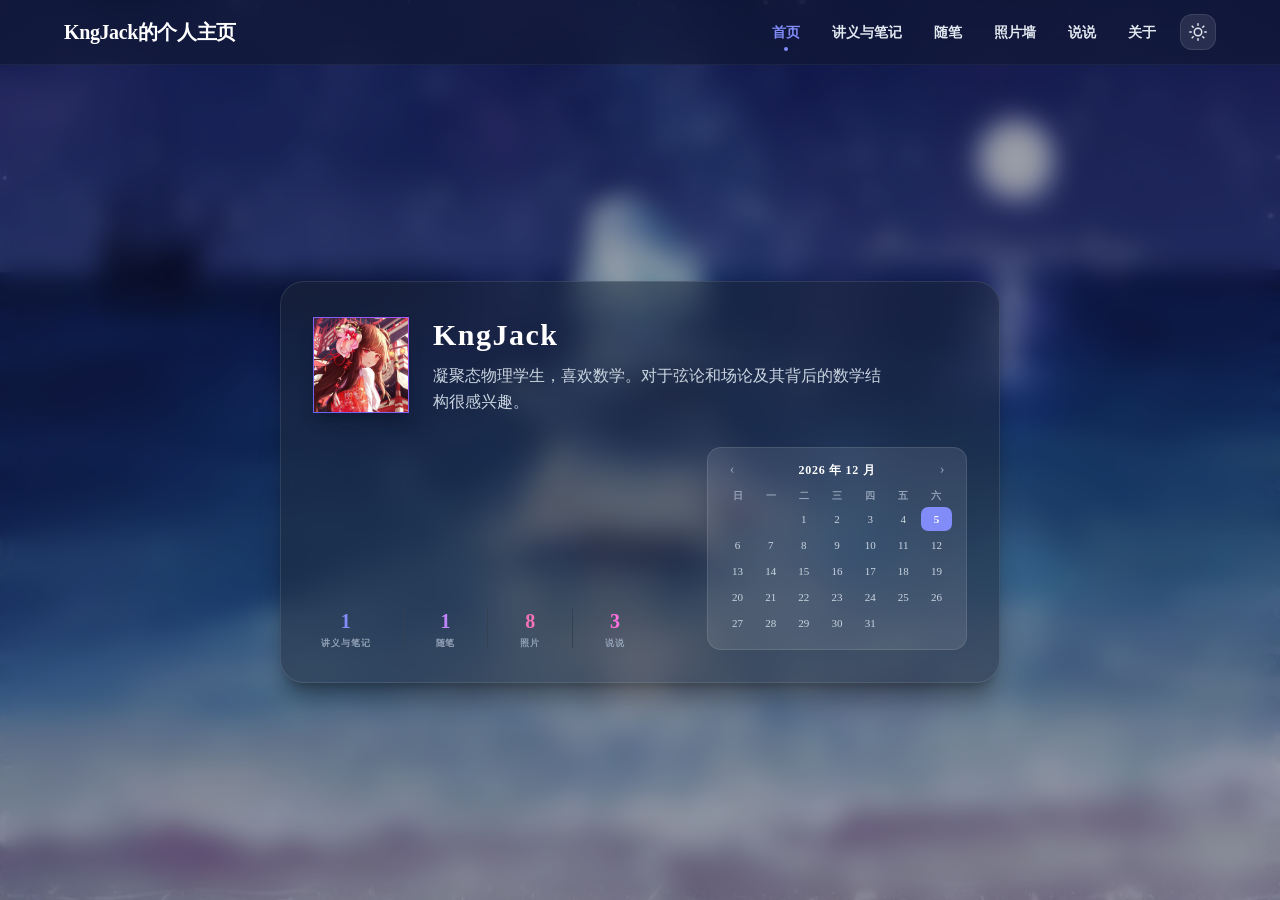
<file: index.html>
<!DOCTYPE html>
<html lang="zh-CN">
<head>
  <meta charset="UTF-8">
  <meta name="viewport" content="width=device-width, initial-scale=1.0">
  <title>KngJack的个人主页</title>
  <meta name="description" content="KngJack 的个人主页">

  <!-- 主题（深色 / 浅色）初始化：要在样式表之前跑，避免刷新时闪一下白 -->
  <script>
    (function () {
      var theme = 'dark';
      try {
        var saved = localStorage.getItem('theme');
        if (saved === 'light' || saved === 'dark') theme = saved;
      } catch (e) {}
      document.documentElement.setAttribute('data-theme', theme);
    })();
  </script>

  <link rel="stylesheet" href="style.css">
</head>

<body data-page="home">

  <!-- 背景两层：一层放图（assets/bg-home.jpg），一层压暗加模糊 -->
  <div class="bg-image" aria-hidden="true"></div>
  <div class="bg-overlay" aria-hidden="true"></div>

  <header class="site-header">
    <div class="header-inner">
      <a class="site-title" href="index.html">KngJack的个人主页</a>

      <div class="header-right">
        <nav class="site-nav">
          <a href="index.html" class="active" aria-current="page">首页<span class="nav-dot" aria-hidden="true"></span></a>
          <a href="papers.html">讲义与笔记</a>
          <a href="essays.html">随笔</a>
          <a href="photowall.html">照片墙</a>
          <a href="moments.html">说说</a>
          <a href="about.html">关于</a>
        </nav>

        <button class="theme-toggle" type="button"
                aria-label="切换到浅色模式" title="切换到浅色模式">
          <svg class="icon-sun" viewBox="0 0 24 24" aria-hidden="true">
            <circle cx="12" cy="12" r="5"/>
            <line x1="12" y1="1"  x2="12" y2="3"/>
            <line x1="12" y1="21" x2="12" y2="23"/>
            <line x1="4.22" y1="4.22"   x2="5.64" y2="5.64"/>
            <line x1="18.36" y1="18.36" x2="19.78" y2="19.78"/>
            <line x1="1" y1="12" x2="3"  y2="12"/>
            <line x1="21" y1="12" x2="23" y2="12"/>
            <line x1="4.22" y1="19.78"  x2="5.64" y2="18.36"/>
            <line x1="18.36" y1="5.64"  x2="19.78" y2="4.22"/>
          </svg>
          <svg class="icon-moon" viewBox="0 0 24 24" aria-hidden="true">
            <path d="M21 12.79A9 9 0 1 1 11.21 3 7 7 0 0 0 21 12.79z"/>
          </svg>
        </button>
      </div>
    </div>
  </header>

  <main class="page">

    <!-- ============ 个人卡片 ============
         上半：头像 + 名字 + 简介（名字/头像来自 profile.js）
         下半：左边统计、右下角小日历（手机上自动变成上下排列） -->
    <section class="glass-card profile-card">

      <div class="profile-top">
        <div class="avatar-wrap">
          <!-- 头像地址不写在这里，由下面脚本从 profile.js 读取
               （这样换头像只改 profile.js 一处；没读到文件时是一块白底，不会出现裂图） -->
          <img id="owner-avatar" alt="头像">
        </div>
        <div class="profile-info">
          <!-- 名字与简介：名字由 profile.js 填；简介默认用这里的文字，
               若 profile.js 里写了 desc 字段，则优先用它的 -->
          <h1 class="profile-name" id="owner-name">KngJack</h1>
          <p class="profile-desc" id="owner-desc">凝聚态物理学生，喜欢数学。对于弦论和场论及其背后的数学结构很感兴趣。</p>
        </div>
      </div>

      <!-- 底部一行：左边统计，右下角日历 -->
      <div class="profile-bottom">

        <div class="stats">
          <div class="stat stat-1">
            <div class="stat-num">1</div>
            <div class="stat-label">讲义与笔记</div>
          </div>
          <div class="stat-divider" aria-hidden="true"></div>
          <div class="stat stat-2">
            <div class="stat-num">1</div>
            <div class="stat-label">随笔</div>
          </div>
          <div class="stat-divider" aria-hidden="true"></div>
          <div class="stat stat-3">
            <div class="stat-num">8</div>
            <div class="stat-label">照片</div>
          </div>
          <div class="stat-divider" aria-hidden="true"></div>
          <div class="stat stat-4">
            <div class="stat-num">3</div>
            <div class="stat-label">说说</div>
          </div>
        </div>

        <!-- 小日历：这里只写"骨架"，月份和日期由页面底部的脚本填进去；
             不想要日历，就把这一整块连同底部那段脚本一起删掉 -->
        <div class="mini-calendar" id="mini-calendar">
          <div class="cal-head">
            <button class="cal-nav" id="cal-prev" type="button" aria-label="上一个月">‹</button>
            <span class="cal-title" id="cal-title"></span>
            <button class="cal-nav" id="cal-next" type="button" aria-label="下一个月">›</button>
          </div>
          <div class="cal-weekdays" id="cal-weekdays"></div>
          <div class="cal-grid" id="cal-grid"></div>
        </div>

      </div>

    </section>

  </main>

  <script src="script.js"></script>
  <script src="profile.js"></script>

  <!-- ================================================================
       把 profile.js 里的个人资料填进卡片
       ----------------------------------------------------------------
       · owner.name   → 名字（必填）
       · owner.avatar → 头像地址（如 assets/avatar.jpg）
       · owner.desc   → 简介；没写就用 HTML 里那句占位文字
       · 没读到 profile.js 时：名字保留 HTML 里的文字、头像处是一块白底（不是裂图）
       ================================================================ -->
  <script>
    (function () {
      var owner = window.SITE_OWNER || {};

      var nameEl   = document.getElementById('owner-name');
      var descEl   = document.getElementById('owner-desc');
      var avatarEl = document.getElementById('owner-avatar');

      if (nameEl && owner.name) nameEl.textContent = owner.name;
      if (descEl && owner.desc) descEl.textContent = owner.desc;

      if (avatarEl && owner.avatar) {
        avatarEl.src = owner.avatar;
        avatarEl.alt = owner.name || '头像';
      }
    })();
  </script>

  <!-- ================================================================
       首页右下角的小日历
       ----------------------------------------------------------------
       · 纯静态页面里算出来的公历月历，不依赖任何外部文件、不联网；
       · 显示今天所在的月份，今天高亮；点 ‹ › 翻月（跨年自动进位）；
       · 想整体放大/缩小：改 style.css 里 .mini-calendar 的 width
         和 .cal-day 的 height / 字号；
       · 想删掉日历：把上面的 .mini-calendar 整块和这段脚本一起删掉。
       ================================================================ -->
  <script>
    (function () {
      'use strict';

      /* ===== 可以改的两行 ===== */
      var WEEK_START  = 0;    // 0 = 周日排在一周开头；想让周一开头，改成 1
      var WEEK_LABELS = ['日', '一', '二', '三', '四', '五', '六'];

      var titleEl    = document.getElementById('cal-title');
      var weekdaysEl = document.getElementById('cal-weekdays');
      var gridEl     = document.getElementById('cal-grid');
      var prevBtn    = document.getElementById('cal-prev');
      var nextBtn    = document.getElementById('cal-next');

      // 页面上没有日历（比如你把它删了）就安静跳过，不报错
      if (!titleEl || !weekdaysEl || !gridEl || !prevBtn || !nextBtn) return;

      var today     = new Date();           // 只取一次：页面开着跨过午夜时高亮不会自动跳，刷新即可
      var viewYear  = today.getFullYear();  // 当前在看的年份
      var viewMonth = today.getMonth();     // 当前在看的月份（0 是一月，11 是十二月）

      /* 星期表头（按 WEEK_START 排） */
      var head = '';
      for (var i = 0; i < 7; i++) head += '<span>' + WEEK_LABELS[(WEEK_START + i) % 7] + '</span>';
      weekdaysEl.innerHTML = head;

      /* 按 viewYear / viewMonth 重画这个月 */
      function render() {
        titleEl.textContent = viewYear + ' 年 ' + (viewMonth + 1) + ' 月';

        var firstDay = new Date(viewYear, viewMonth, 1).getDay();        // 本月 1 号是星期几
        var blanks   = (firstDay - WEEK_START + 7) % 7;                  // 前面空几格
        var dayCount = new Date(viewYear, viewMonth + 1, 0).getDate();   // 本月天数（下月 0 号 = 本月最后一天）

        var html = '';
        for (var b = 0; b < blanks; b++) html += '<span class="cal-blank"></span>';

        for (var d = 1; d <= dayCount; d++) {
          var isToday = (viewYear === today.getFullYear() &&
                         viewMonth === today.getMonth() &&
                         d === today.getDate());
          html += '<span class="cal-day' + (isToday ? ' is-today' : '') + '">' + d + '</span>';
        }

        gridEl.innerHTML = html;
      }

      prevBtn.addEventListener('click', function () {
        viewMonth--;
        if (viewMonth < 0) { viewMonth = 11; viewYear--; }   // 从 1 月往前 → 上一年 12 月
        render();
      });
      nextBtn.addEventListener('click', function () {
        viewMonth++;
        if (viewMonth > 11) { viewMonth = 0; viewYear++; }   // 从 12 月往后 → 下一年 1 月
        render();
      });

      render();
    })();
  </script>

</body>
</html>
</file>
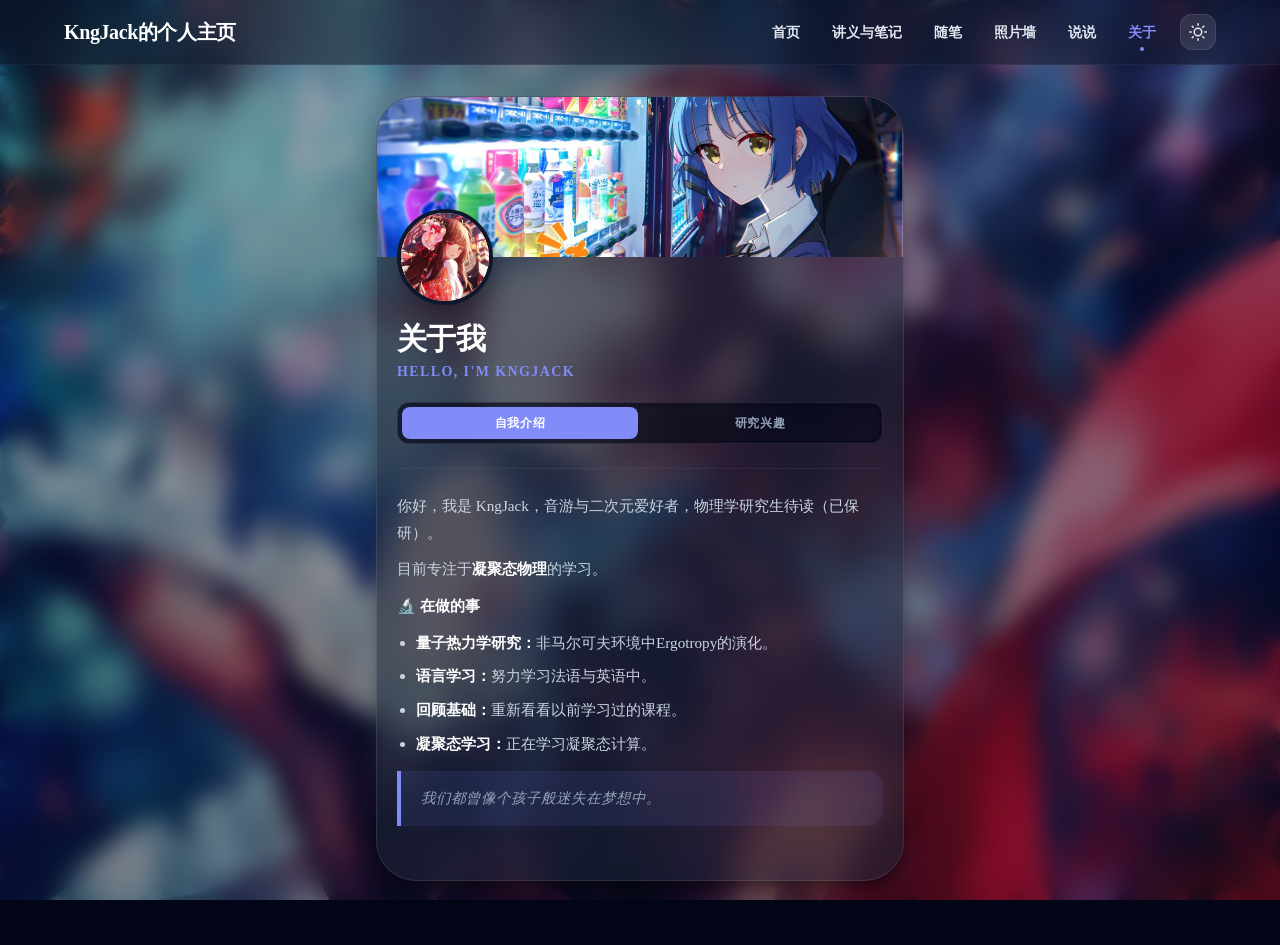
<file: about.html>
<!DOCTYPE html>
<html lang="zh-CN">
<head>
  <meta charset="UTF-8">
  <meta name="viewport" content="width=device-width, initial-scale=1.0">
  <title>关于 · KngJack的个人主页</title>
  <meta name="description" content="关于 KngJack">

  <script>
    (function () {
      var theme = 'dark';
      try {
        var saved = localStorage.getItem('theme');
        if (saved === 'light' || saved === 'dark') theme = saved;
      } catch (e) {}
      document.documentElement.setAttribute('data-theme', theme);
    })();
  </script>

  <link rel="stylesheet" href="style.css">
</head>

<body data-page="about">

  <div class="bg-image" aria-hidden="true"></div>
  <div class="bg-overlay" aria-hidden="true"></div>

  <header class="site-header">
    <div class="header-inner">
      <a class="site-title" href="index.html">KngJack的个人主页</a>

      <div class="header-right">
        <nav class="site-nav">
          <a href="index.html">首页</a>
          <a href="papers.html">讲义与笔记</a>
          <a href="essays.html">随笔</a>
          <a href="photowall.html">照片墙</a>
          <a href="moments.html">说说</a>
          <a href="about.html" class="active" aria-current="page">关于<span class="nav-dot" aria-hidden="true"></span></a>
        </nav>

        <button class="theme-toggle" type="button"
                aria-label="切换到浅色模式" title="切换到浅色模式">
          <svg class="icon-sun" viewBox="0 0 24 24" aria-hidden="true">
            <circle cx="12" cy="12" r="5"/>
            <line x1="12" y1="1"  x2="12" y2="3"/>
            <line x1="12" y1="21" x2="12" y2="23"/>
            <line x1="4.22" y1="4.22"   x2="5.64" y2="5.64"/>
            <line x1="18.36" y1="18.36" x2="19.78" y2="19.78"/>
            <line x1="1" y1="12" x2="3"  y2="12"/>
            <line x1="21" y1="12" x2="23" y2="12"/>
            <line x1="4.22" y1="19.78"  x2="5.64" y2="18.36"/>
            <line x1="18.36" y1="5.64"  x2="19.78" y2="4.22"/>
          </svg>
          <svg class="icon-moon" viewBox="0 0 24 24" aria-hidden="true">
            <path d="M21 12.79A9 9 0 1 1 11.21 3 7 7 0 0 0 21 12.79z"/>
          </svg>
        </button>
      </div>
    </div>
  </header>

  <main class="doc-page">

    <div class="about-wrap">
      <article class="glass-card about-card">

        <!-- 顶部渐变带（不用图片；想换成自己的图，见 style.css 第十六节里 .about-banner 的注释） -->
        <div class="about-banner" aria-hidden="true"></div>

        <div class="about-body">

          <!-- 头像：圆形，压在渐变带上（头像文件来自 profile.js，与首页、说说页同一份） -->
          <div class="about-avatar">
            <img id="about-avatar" alt="">
          </div>

          <div class="about-head">
            <div class="about-head-text">
              <h1 class="about-title">关于我</h1>
              <!-- 下面这行会显示成大写（CSS 里的 text-transform），名字部分来自 profile.js -->
              <p class="about-eyebrow">Hello, I'm <span id="about-name">KngJack</span></p>
            </div>

            <!-- 分段切换条：两个按钮切换下面两栏内容。
                 不想要切换的话：把 .about-tabs 整块删掉、把页面底部那段切换脚本也删掉，
                 再把两个 .about-prose 的 hidden 都去掉，正文就变回一整块 -->
            <div class="about-tabs" role="tablist" aria-label="关于内容切换">
              <button class="about-tab is-active" id="tab-intro" type="button"
                      role="tab" aria-selected="true" aria-controls="panel-intro">自我介绍</button>
              <button class="about-tab" id="tab-research" type="button"
                      role="tab" aria-selected="false" aria-controls="panel-research">研究兴趣</button>
            </div>
          </div>

          <div class="about-divider" aria-hidden="true"></div>

          <!-- ============ 第一栏：自我介绍 ============ -->
          <div class="about-prose" id="panel-intro" role="tabpanel" aria-labelledby="tab-intro">
            <p>你好，我是 KngJack，音游与二次元爱好者，物理学研究生待读（已保研）。</p>

            <p>目前专注于<strong>凝聚态物理</strong>的学习。</p>

            <p><strong>🔬 在做的事</strong></p>
            <ul>
              <li><strong>量子热力学研究：</strong>非马尔可夫环境中Ergotropy的演化。</li>
              <li><strong>语言学习：</strong>努力学习法语与英语中。</li>
              <li><strong>回顾基础：</strong>重新看看以前学习过的课程。</li>
              <li><strong>凝聚态学习：</strong>正在学习凝聚态计算。</li>
            </ul>

            <!--<p><strong>📮 联系我：</strong><a href="mailto:your@email.com">your@email.com</a></p>-->

            <blockquote>我们都曾像个孩子般迷失在梦想中。</blockquote>
          </div>

          <!-- ============ 第二栏：研究兴趣 ============ -->
          <div class="about-prose" id="panel-research" role="tabpanel" aria-labelledby="tab-research" hidden>
            <!--<p>这一栏可以放研究兴趣、在读的书、在学的东西（占位）。</p>-->

            <p><strong>🔭 研究兴趣</strong></p>
            <ul>
              <li>凝聚态物理中的拓扑与几何</li>
              <li>数学物理</li>
              <li>待发现...</li>
            </ul>

            <!--<p><strong>📚 基础回顾</strong></p>
            <ul>
              <li>高显 《经典力学》</li>
              <li>李文威 《代数学讲义》</li>
              <li>于品 《数学分析讲义》</li>
              <li>and so on...</li>
            </ul>-->

            <!--<p>想聊的话可以写信给我：<a href="mailto:your@email.com">your@email.com</a></p>-->
          </div>

        </div>
      </article>
    </div>

  </main>

  <script src="script.js"></script>

  <!-- 全站个人信息（名字 / 头像的唯一来源，与首页、说说页共用同一份数据） -->
  <script src="profile.js"></script>

  <!-- 把 profile.js 里的名字与头像填进这一页 -->
  <script>
    (function () {
      var owner = window.SITE_OWNER || {};

      /* 头像还没放好时用的内置占位图（灰色小人），与首页、说说页是同一张 */
      var FALLBACK_AVATAR = 'data:image/svg+xml;charset=utf-8,%3Csvg%20xmlns=%27http://www.w3.org/2000/svg%27%20viewBox=%270%200%2096%2096%27%3E%3Crect%20width=%2796%27%20height=%2796%27%20fill=%27%23e2e8f0%27/%3E%3Ccircle%20cx=%2748%27%20cy=%2738%27%20r=%2715%27%20fill=%27%2394a3b8%27/%3E%3Cpath%20d=%27M16%2096c0-18%2014-30%2032-30s32%2012%2032%2030z%27%20fill=%27%2394a3b8%27/%3E%3C/svg%3E';

      var avatarEl = document.getElementById('about-avatar');
      var nameEl   = document.getElementById('about-name');

      if (nameEl && owner.name) nameEl.textContent = owner.name;

      if (avatarEl) {
        avatarEl.alt = (owner.name || '') + ' 的头像';
        avatarEl.src = owner.avatar || FALLBACK_AVATAR;
        // 头像文件缺失时退回内置占位图，不出现裂图
        avatarEl.onerror = function () { this.onerror = null; this.src = FALLBACK_AVATAR; };
      }
    })();
  </script>

  <!-- ================================================================
       分段切换条：点「自我介绍 / 研究兴趣」切换下面那一栏
       ----------------------------------------------------------------
       · 用 hidden 属性控制显示，所以没有 JS 时只会看到第一栏，不会空白；
       · 支持键盘：Tab 聚焦到按钮上后，用 ← / → 也能切换。
       ================================================================ -->
  <script>
    (function () {
      'use strict';

      var tabs = [].slice.call(document.querySelectorAll('.about-tab'));
      if (!tabs.length) return;

      function select(tab) {
        tabs.forEach(function (t) {
          var on    = (t === tab);
          var panel = document.getElementById(t.getAttribute('aria-controls'));
          t.classList.toggle('is-active', on);
          t.setAttribute('aria-selected', on ? 'true' : 'false');
          if (panel) panel.hidden = !on;
        });
      }

      tabs.forEach(function (t) {
        t.addEventListener('click', function () { select(t); });

        t.addEventListener('keydown', function (e) {
          if (e.key !== 'ArrowRight' && e.key !== 'ArrowLeft') return;
          e.preventDefault();
          var i    = tabs.indexOf(t);
          var next = tabs[(i + (e.key === 'ArrowRight' ? 1 : tabs.length - 1)) % tabs.length];
          next.focus();
          select(next);
        });
      });
    })();
  </script>

</body>
</html>
</file>
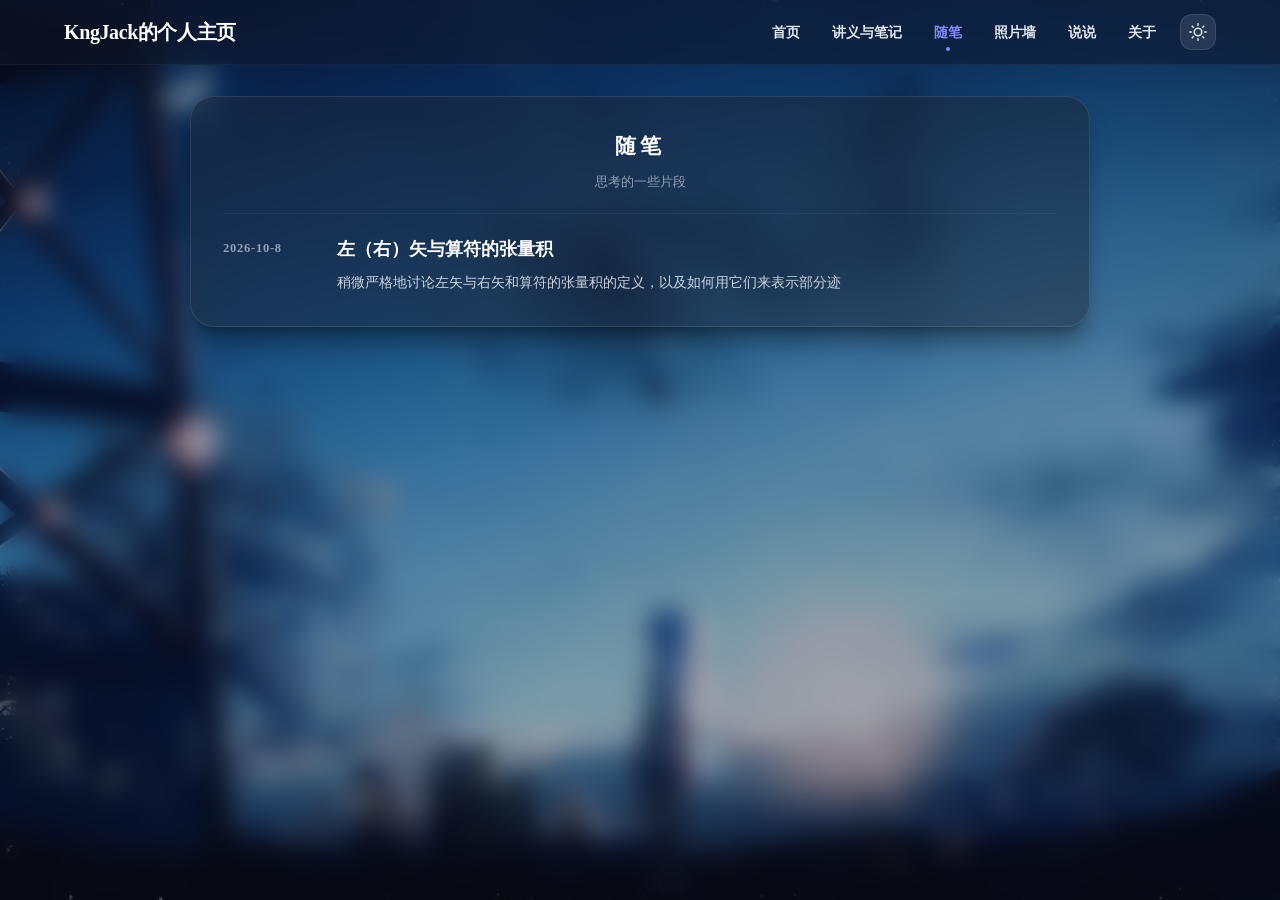
<file: essays.html>
<!DOCTYPE html>
<html lang="zh-CN">
<head>
  <meta charset="UTF-8">
  <meta name="viewport" content="width=device-width, initial-scale=1.0">
  <title>随笔 · KngJack的个人主页</title>
  <meta name="description" content="KngJack 的随笔列表">

  <script>
    (function () {
      var theme = 'dark';                       // 默认深色；想默认浅色改成 'light'
      try {
        var saved = localStorage.getItem('theme');
        if (saved === 'light' || saved === 'dark') theme = saved;
      } catch (e) {}
      document.documentElement.setAttribute('data-theme', theme);
    })();
  </script>

  <link rel="stylesheet" href="style.css">

  <!-- ================================================================
       随笔列表页：这个文件平时不用改。
       条目内容在：
         essays/essays.js        有哪些随笔、按什么顺序
         essays/e-N/meta.js      第 N 条的标题 / 日期 / 摘要（这一页显示的东西）
         essays/e-N/index.html   第 N 条的正文（点标题后打开的页面）
       本页可调参数只有一个（文件末尾脚本开头的 ★ 处）：
         ★ ITEMS_PER_PAGE   每页显示几篇（现在是 5）
       样式（卡片、条目排版、翻页条、手机端折行）：style.css 第十三节。
       ================================================================ -->
</head>

<body data-page="essays">   <!-- 决定背景用 assets/bg-essays.jpg -->

  <div class="bg-image" aria-hidden="true"></div>
  <div class="bg-overlay" aria-hidden="true"></div>

  <header class="site-header">
    <div class="header-inner">
      <a class="site-title" href="index.html">KngJack的个人主页</a>

      <div class="header-right">
        <nav class="site-nav">
          <a href="index.html">首页</a>
          <a href="papers.html">讲义与笔记</a>
          <a href="essays.html" class="active" aria-current="page">随笔<span class="nav-dot" aria-hidden="true"></span></a>
          <a href="photowall.html">照片墙</a>
          <a href="moments.html">说说</a>
          <a href="about.html">关于</a>
        </nav>

        <button class="theme-toggle" type="button"
                aria-label="切换到浅色模式" title="切换到浅色模式">
          <svg class="icon-sun" viewBox="0 0 24 24" aria-hidden="true">
            <circle cx="12" cy="12" r="5"/>
            <line x1="12" y1="1"  x2="12" y2="3"/>
            <line x1="12" y1="21" x2="12" y2="23"/>
            <line x1="4.22" y1="4.22"   x2="5.64" y2="5.64"/>
            <line x1="18.36" y1="18.36" x2="19.78" y2="19.78"/>
            <line x1="1" y1="12" x2="3"  y2="12"/>
            <line x1="21" y1="12" x2="23" y2="12"/>
            <line x1="4.22" y1="19.78"  x2="5.64" y2="18.36"/>
            <line x1="18.36" y1="5.64"  x2="19.78" y2="4.22"/>
          </svg>
          <svg class="icon-moon" viewBox="0 0 24 24" aria-hidden="true">
            <path d="M21 12.79A9 9 0 1 1 11.21 3 7 7 0 0 0 21 12.79z"/>
          </svg>
        </button>
      </div>
    </div>
  </header>

  <main class="doc-page">
    <article class="glass-card list-card">

      <div class="list-head">
        <h1>随笔</h1>
        <p>思考的一些片段</p>
        <p class="list-loading" id="list-loading">正在加载…</p>
      </div>

      <!-- 条目由脚本按 essays/essays.js 的顺序生成，不用手写 -->
      <div id="list-items"></div>

      <!-- 翻页条：条目数超过"每页几篇"（★ ITEMS_PER_PAGE）时才出现，
           只有一页时会自动隐藏。
           翻页：两侧按钮；跳转：输入页码后点"跳转"或按回车（越界自动夹住）。 -->
      <div class="pager" id="list-pager" hidden>
        <button class="pager-btn" id="list-pager-prev" type="button">← 上一页</button>
        <span class="pager-info" id="list-pager-info">第 1 / 1 页</span>
        <span class="pager-jump">
          跳至
          <input class="pager-input" id="list-pager-input" type="number" min="1" value="1" inputmode="numeric" aria-label="跳转到第几页">
          页
        </span>
        <button class="pager-btn" id="list-pager-go" type="button">跳转</button>
        <button class="pager-btn" id="list-pager-next" type="button">下一页 →</button>
      </div>

    </article>
  </main>

  <script src="script.js"></script>

  <!-- 随笔目录：里面写着有哪些文件夹、按什么顺序显示 -->
  <script src="essays/essays.js"></script>

  <!-- ================================================================
       随笔列表逻辑（加载数据、列表、翻页）
       ----------------------------------------------------------------
       · 条目信息来自 essays/e-N/meta.js；
         "标题"是一个链接，点它打开 essays/e-N/index.html 看正文；
       · ★ 每页几篇：改下面的 ITEMS_PER_PAGE；
       · 先把所有 meta.js 加载完，最后才读 window.ESSAY_DATA。
       ================================================================ -->
  <script>
    (function () {
      'use strict';

      /* ===================== ★ 参数（可改） ===================== */
      var ESSAY_DIR      = 'essays/';   // 随笔所在目录（不用改）
      var ITEMS_PER_PAGE = 10;           // ★ 每页显示几篇随笔
      var LOAD_TIMEOUT   = 6000;        // 保险：最多等多久就先渲染（不用改）

      /* ===================== 元素引用（不用改） ===================== */
      var itemsEl    = document.getElementById('list-items');
      var loadingEl  = document.getElementById('list-loading');
      var pagerEl    = document.getElementById('list-pager');
      var pagerPrev  = document.getElementById('list-pager-prev');
      var pagerNext  = document.getElementById('list-pager-next');
      var pagerInfo  = document.getElementById('list-pager-info');
      var pagerInput = document.getElementById('list-pager-input');
      var pagerGo    = document.getElementById('list-pager-go');

      /* ===================== 加载数据 ===================== */
      var folders       = (window.ESSAY_FOLDERS || []).slice();
      var essays        = [];
      var loadedCount   = 0;
      var rendered      = false;
      var failedFolders = [];
      var itemPage      = 0;

      function pageCount() {
        return Math.max(1, Math.ceil(essays.length / ITEMS_PER_PAGE));
      }

      function finishLoading() {
        if (rendered) return;
        rendered = true;

        var dataMap = window.ESSAY_DATA || {};   // ★ 必须此时才读
        var missing = [];

        folders.forEach(function (folder) {
          var d = dataMap[folder];
          if (!d) missing.push(folder);
          essays.push({
            folder:  folder,
            title:   (d && d.title)   || ('（没有读到 ' + ESSAY_DIR + folder + '/meta.js）'),
            date:    (d && d.date)    || '',
            meta:    (d && d.meta)    || '',
            summary: (d && d.summary) || ''
          });
        });

        if (loadingEl) loadingEl.hidden = true;

        if (missing.length || failedFolders.length) {
          console.warn('[随笔] 没读到数据的文件夹：' + (missing.join(', ') || '（无）') +
                       (failedFolders.length ? '；加载失败的文件：' + failedFolders.join(', ') : ''));
        }

        itemPage = Math.min(Math.max(itemPage, 0), pageCount() - 1);
        renderItems();
      }

      if (!folders.length) {
        if (loadingEl) {
          loadingEl.textContent = '还没有随笔。请先创建 ' + ESSAY_DIR + 'essays.js（目录）与 ' + ESSAY_DIR + 'e-1/meta.js（内容）。';
        }
      } else {
        folders.forEach(function (folder) {
          var s = document.createElement('script');
          s.src = ESSAY_DIR + folder + '/meta.js';
          var done = function () {
            loadedCount++;
            if (loadedCount >= folders.length) finishLoading();
          };
          s.onload  = done;
          s.onerror = function () { failedFolders.push(folder); done(); };
          document.head.appendChild(s);
        });
        setTimeout(finishLoading, LOAD_TIMEOUT);
      }

      /* ===================== 列表 + 翻页 ===================== */
      function renderItems() {
        itemsEl.innerHTML = '';
        var start = itemPage * ITEMS_PER_PAGE;
        var end   = Math.min(start + ITEMS_PER_PAGE, essays.length);
        essays.slice(start, end).forEach(function (p) { itemsEl.appendChild(buildItem(p)); });
        updatePager();
      }

      function updatePager() {
        var pages = pageCount();
        if (pages <= 1) { pagerEl.hidden = true; return; }

        pagerEl.hidden = false;
        pagerInfo.textContent = '第 ' + (itemPage + 1) + ' / ' + pages + ' 页';
        pagerPrev.disabled = (itemPage === 0);
        pagerNext.disabled = (itemPage === pages - 1);
        pagerInput.max = pages;
        if (document.activeElement !== pagerInput) pagerInput.value = itemPage + 1;
      }

      function gotoPage(p) {
        itemPage = Math.min(Math.max(p, 0), pageCount() - 1);
        renderItems();
        window.scrollTo(0, 0);
      }

      pagerPrev.addEventListener('click', function () { gotoPage(itemPage - 1); });
      pagerNext.addEventListener('click', function () { gotoPage(itemPage + 1); });

      (function bindPageJump() {
        function jump() {
          var v = parseInt(pagerInput.value, 10);
          if (isNaN(v)) { pagerInput.value = ''; return; }
          gotoPage(v - 1);
          if (document.activeElement === pagerInput) pagerInput.blur();
        }
        pagerGo.addEventListener('click', jump);
        pagerInput.addEventListener('keydown', function (e) {
          if (e.key === 'Enter') { e.preventDefault(); jump(); }
        });
      })();

      /* ===================== 造一条条目 =====================
         随笔一般没有"作者 · 出处"，meta.js 里不写 meta 这一行即可。 */
      function buildItem(p) {
        var row = document.createElement('div');
        row.className = 'list-item';

        var date = document.createElement('div');
        date.className = 'item-date';
        date.textContent = p.date;

        var main = document.createElement('div');
        main.className = 'item-main';

        var title = document.createElement('a');
        title.className = 'item-title';
        title.href = ESSAY_DIR + p.folder + '/index.html';   // ★ 点标题进正文
        title.textContent = p.title;
        main.appendChild(title);

        if (p.meta) {
          var meta = document.createElement('p');
          meta.className = 'item-meta';
          meta.textContent = p.meta;
          main.appendChild(meta);
        }

        if (p.summary) {
          var sum = document.createElement('p');
          sum.className = 'item-summary';
          sum.textContent = p.summary;
          main.appendChild(sum);
        }

        row.appendChild(date);
        row.appendChild(main);
        return row;
      }
    })();
  </script>

</body>
</html>
</file>
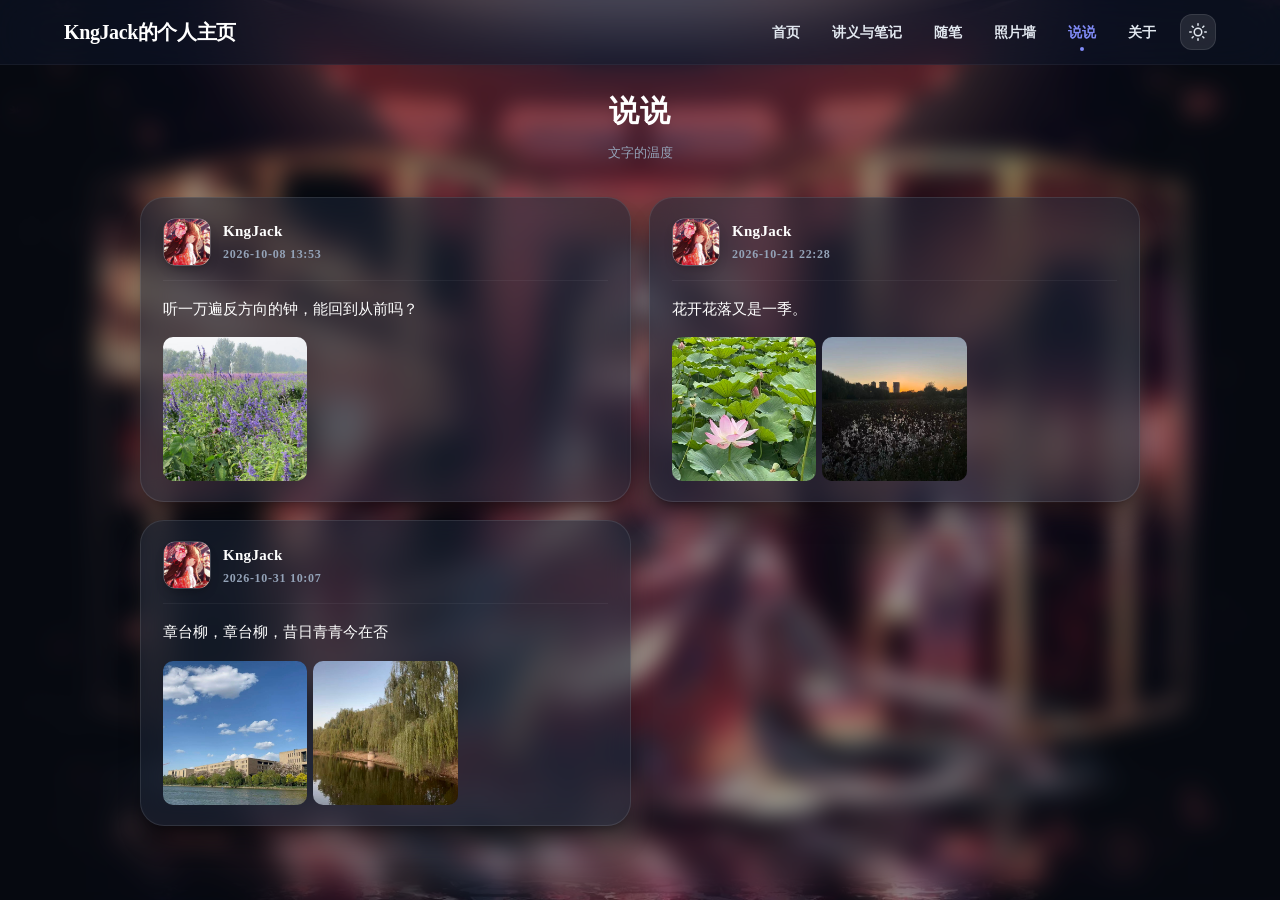
<file: moments.html>
<!DOCTYPE html>
<html lang="zh-CN">
<head>
  <meta charset="UTF-8">
  <meta name="viewport" content="width=device-width, initial-scale=1.0">
  <title>说说 · KngJack的个人主页</title>
  <meta name="description" content="KngJack 的说说与零散动态">

  <script>
    (function () {
      var theme = 'dark';
      try {
        var saved = localStorage.getItem('theme');
        if (saved === 'light' || saved === 'dark') theme = saved;
      } catch (e) {}
      document.documentElement.setAttribute('data-theme', theme);
    })();
  </script>

  <link rel="stylesheet" href="style.css">
</head>

<body data-page="moments">

  <div class="bg-image" aria-hidden="true"></div>
  <div class="bg-overlay" aria-hidden="true"></div>

  <header class="site-header">
    <div class="header-inner">
      <a class="site-title" href="index.html">KngJack的个人主页</a>

      <div class="header-right">
        <nav class="site-nav">
          <a href="index.html">首页</a>
          <a href="papers.html">讲义与笔记</a>
          <a href="essays.html">随笔</a>
          <a href="photowall.html">照片墙</a>
          <a href="moments.html" class="active" aria-current="page">说说<span class="nav-dot" aria-hidden="true"></span></a>
          <a href="about.html">关于</a>
        </nav>

        <button class="theme-toggle" type="button"
                aria-label="切换到浅色模式" title="切换到浅色模式">
          <svg class="icon-sun" viewBox="0 0 24 24" aria-hidden="true">
            <circle cx="12" cy="12" r="5"/>
            <line x1="12" y1="1"  x2="12" y2="3"/>
            <line x1="12" y1="21" x2="12" y2="23"/>
            <line x1="4.22" y1="4.22"   x2="5.64" y2="5.64"/>
            <line x1="18.36" y1="18.36" x2="19.78" y2="19.78"/>
            <line x1="1" y1="12" x2="3"  y2="12"/>
            <line x1="21" y1="12" x2="23" y2="12"/>
            <line x1="4.22" y1="19.78"  x2="5.64" y2="18.36"/>
            <line x1="18.36" y1="5.64"  x2="19.78" y2="4.22"/>
          </svg>
          <svg class="icon-moon" viewBox="0 0 24 24" aria-hidden="true">
            <path d="M21 12.79A9 9 0 1 1 11.21 3 7 7 0 0 0 21 12.79z"/>
          </svg>
        </button>
      </div>
    </div>
  </header>

  <main class="page">
    <div class="moments-wrap">

      <div class="gallery-head">
        <h1>说说</h1>
        <p>文字的温度</p>
      </div>

      <!-- 加载提示：脚本跑完自动隐藏 -->
      <p class="moments-loading" id="moments-loading">正在加载说说…</p>

      <!-- 说说卡片由脚本根据 moments/moments.js 的顺序生成，不用手写。
           每条卡片顶部显示"头像 + 名称 + 日期"，头像与名称来自 profile.js -->
      <div class="moment-list" id="moment-list"></div>

      <!-- 分页条：说说超过"每页几条"（MOMENTS_PER_PAGE，默认 20）时出现 -->
      <div class="pager" id="moments-pager" hidden>
        <button class="pager-btn" id="moments-pager-prev" type="button">← 上一页</button>
        <span class="pager-info" id="moments-pager-info">第 1 / 1 页</span>
        <span class="pager-jump">
          跳至
          <input class="pager-input" id="moments-pager-input" type="number" min="1" value="1" inputmode="numeric" aria-label="跳转到第几页">
          页
        </span>
        <button class="pager-btn" id="moments-pager-go" type="button">跳转</button>
        <button class="pager-btn" id="moments-pager-next" type="button">下一页 →</button>
      </div>

    </div>
  </main>

  <!-- ============ 大图灯箱（点缩略图后弹出） ============
       翻页：两侧圆形按钮 或 键盘 ← / →（只在这条说说的图片里循环）
       跳转：右上角"跳至 [__] 张 [跳转]"（越界会自动夹到范围内）
       关闭：Esc、点"翻页按钮/跳转控件以外"的任意地方
       底部提示：鼠标/手指停止操作 3 秒后自动淡出，再动又出现 -->
  <div class="lightbox" id="lightbox">
    <button class="lightbox-close" type="button" aria-label="关闭大图">×</button>
    <span class="lightbox-counter" id="lightbox-counter"></span>

    <button class="lightbox-nav lightbox-prev" id="lightbox-prev" type="button" aria-label="上一张">
      <svg viewBox="0 0 24 24" aria-hidden="true"><polyline points="15 5 8 12 15 19"/></svg>
    </button>
    <button class="lightbox-nav lightbox-next" id="lightbox-next" type="button" aria-label="下一张">
      <svg viewBox="0 0 24 24" aria-hidden="true"><polyline points="9 5 16 12 9 19"/></svg>
    </button>

    <img id="lightbox-img" alt="">
    <p class="lightbox-caption" id="lightbox-caption"></p>

    <!-- 跳转控件：只有一张图的说说会把它隐藏 -->
    <div class="lightbox-jump" id="lightbox-jump">
      跳至
      <input class="lightbox-jump-input" id="lightbox-jump-input" type="number" min="1" value="1" inputmode="numeric" aria-label="跳转到第几张">
      张
      <button class="lightbox-jump-btn" id="lightbox-jump-go" type="button">跳转</button>
    </div>

    <p class="lightbox-hint" id="lightbox-hint">
      点两侧箭头或按 ← / → 翻页 · 点任意处或按 Esc 关闭
    </p>
  </div>

  <script src="script.js"></script>

  <!-- 全站个人信息（名字 / 头像的唯一来源，与首页共用同一份数据） -->
  <script src="profile.js"></script>

  <!-- 说说目录：里面写着有哪些文件夹、按什么顺序显示 -->
  <script src="moments/moments.js"></script>

  <!-- ================================================================
       说说页逻辑（加载数据、分页、九宫格、灯箱）
       ----------------------------------------------------------------
       · 数据来源：moments/moments.js（目录）+ 每条 moments/m-X/post.js；
       · 卡片上的名字与头像：来自 profile.js（与首页同步）；
       · 每页几条：改下面的 MOMENTS_PER_PAGE；
       · 提示条淡出时间：改 HINT_DELAY。
       ================================================================ -->
  <script>
    (function () {
      'use strict';

      /* ===================== 参数（可改） ===================== */
      var MOMENT_DIR       = 'moments/';   // 说说所在的根目录
      var MOMENTS_PER_PAGE = 8;           // 每页显示几条说说
      var HINT_DELAY       = 1500;         // 灯箱提示条：静止多久后淡出（毫秒）
      var LOAD_TIMEOUT     = 6000;         // 保险：最多等多久就先渲染

      /* 头像还没放好时用的内置占位图（灰色小人），和首页用的是同一张 */
      var FALLBACK_AVATAR = 'data:image/svg+xml;charset=utf-8,%3Csvg%20xmlns=%27http://www.w3.org/2000/svg%27%20viewBox=%270%200%2096%2096%27%3E%3Crect%20width=%2796%27%20height=%2796%27%20fill=%27%23e2e8f0%27/%3E%3Ccircle%20cx=%2748%27%20cy=%2738%27%20r=%2715%27%20fill=%27%2394a3b8%27/%3E%3Cpath%20d=%27M16%2096c0-18%2014-30%2032-30s32%2012%2032%2030z%27%20fill=%27%2394a3b8%27/%3E%3C/svg%3E';

      /* ===================== 元素引用 ===================== */
      var listEl          = document.getElementById('moment-list');
      var loadingEl       = document.getElementById('moments-loading');
      var pagerEl         = document.getElementById('moments-pager');
      var pagerPrev       = document.getElementById('moments-pager-prev');
      var pagerNext       = document.getElementById('moments-pager-next');
      var pagerInfo       = document.getElementById('moments-pager-info');
      var pagerInput      = document.getElementById('moments-pager-input');
      var pagerGo         = document.getElementById('moments-pager-go');
      var lightbox        = document.getElementById('lightbox');
      var lightboxImg     = document.getElementById('lightbox-img');
      var lightboxCap     = document.getElementById('lightbox-caption');
      var lightboxPrev    = document.getElementById('lightbox-prev');
      var lightboxNext    = document.getElementById('lightbox-next');
      var lightboxCounter = document.getElementById('lightbox-counter');
      var lightboxHint    = document.getElementById('lightbox-hint');
      var lightboxJump    = document.getElementById('lightbox-jump');
      var jumpInput       = document.getElementById('lightbox-jump-input');
      var jumpGo          = document.getElementById('lightbox-jump-go');

      /* ===================== 1. 加载说说数据 =====================
         顺序：先用 <script src> 引入目录文件（moments/moments.js），
         再按目录逐个加载每条说说的 post.js（日期与正文在它里面）。
         全部加载完（或等超时保险）之后才开始渲染。

         ★ 关键：不要在此时缓存 window.MOMENT_DATA！
           各 post.js 是"之后"才加载进来的，要等它们都跑完，
           渲染前再去读 window.MOMENT_DATA，才能拿到数据。 */
      var folders       = (window.MOMENT_FOLDERS || []).slice();
      var moments       = [];
      var loadedCount   = 0;
      var rendered      = false;
      var failedFolders = [];   // 记录加载失败的文件夹（用于控制台提示）

      // images 可以写成数字（用 1.jpg、2.jpg…），也可以写成数组（用你写死的文件名）
      function imageFiles(images) {
        if (typeof images === 'number' && images > 0) {
          var arr = [];
          for (var i = 1; i <= images; i++) arr.push(i + '.jpg');
          return arr;
        }
        if (Object.prototype.toString.call(images) === '[object Array]') return images.slice();
        return [];
      }

      function finishLoading() {
        if (rendered) return;      // 只渲染一次
        rendered = true;

        var dataMap = window.MOMENT_DATA || {};   // ★ 渲染时才读，才拿得到 post.js 写的数据
        var missing = [];

        folders.forEach(function (folder) {
          var d = dataMap[folder];
          if (!d) missing.push(folder);           // 没读到数据的文件夹（文件缺失 / 键名写错）

          moments.push({
            folder: folder,
            date:   (d && d.date) || '',
            text:   (d && d.text) ||
                    ('（没有读到这条说说的数据 · 请检查 ' + MOMENT_DIR + folder + '/post.js）'),
            files:  imageFiles(d && d.images)
          });
        });

        if (loadingEl) loadingEl.hidden = true;

        // 控制台诊断：告诉你具体哪个文件有问题
        if (missing.length || failedFolders.length) {
          console.warn('[说说] 没读到数据的文件夹：' + (missing.join(', ') || '（无）') +
                       (failedFolders.length ? '；加载失败的文件：' + failedFolders.join(', ') : ''));
        }

        renderMomentPage();
      }

      if (!folders.length) {
        if (loadingEl) {
          loadingEl.textContent = '还没有说说。请先创建 ' + MOMENT_DIR + 'moments.js（目录）与 ' + MOMENT_DIR + 'm-1/post.js（内容）。';
        }
      } else {
        folders.forEach(function (folder) {
          var s = document.createElement('script');
          s.src = MOMENT_DIR + folder + '/post.js';
          var done = function () {
            loadedCount++;
            if (loadedCount >= folders.length) finishLoading();
          };
          s.onload  = done;
          s.onerror = function () { failedFolders.push(folder); done(); };   // 记下是哪个文件没加载上
          document.head.appendChild(s);
        });

        // 保险丝：万一有脚本既不 onload 也不 onerror，到点也先渲染
        setTimeout(finishLoading, LOAD_TIMEOUT);
      }

      /* ===================== 2. 分页 ===================== */
      var momentPage = 0;

      function momentsPageCount() {
        return Math.max(1, Math.ceil(moments.length / MOMENTS_PER_PAGE));
      }

      function renderMomentPage() {
        listEl.innerHTML = '';
        var start = momentPage * MOMENTS_PER_PAGE;
        var end   = Math.min(start + MOMENTS_PER_PAGE, moments.length);
        moments.slice(start, end).forEach(function (m) {
          listEl.appendChild(buildMomentCard(m));
        });
        updateMomentsPager();
      }

      function updateMomentsPager() {
        var pages = momentsPageCount();
        if (pages <= 1) { pagerEl.hidden = true; return; }   // 只有一页就不显示分页条

        pagerEl.hidden = false;
        pagerInfo.textContent = '第 ' + (momentPage + 1) + ' / ' + pages + ' 页';
        pagerPrev.disabled = (momentPage === 0);
        pagerNext.disabled = (momentPage === pages - 1);
        pagerInput.max = pages;
        if (document.activeElement !== pagerInput) pagerInput.value = momentPage + 1;
      }

      function gotoMomentsPage(p) {
        var pages = momentsPageCount();
        momentPage = Math.min(Math.max(p, 0), pages - 1);
        renderMomentPage();
        window.scrollTo(0, 0);   // 翻页后回到顶部；不想要就删掉这行
      }

      pagerPrev.addEventListener('click', function () { gotoMomentsPage(momentPage - 1); });
      pagerNext.addEventListener('click', function () { gotoMomentsPage(momentPage + 1); });

      /* "跳至第 N 页"输入框：点按钮或按回车都行，越界自动夹住 */
      function bindPageJump(inputEl, goBtn, gotoFn) {
        function jump() {
          var v = parseInt(inputEl.value, 10);
          if (isNaN(v)) { inputEl.value = ''; return; }
          gotoFn(v - 1);
          if (document.activeElement === inputEl) inputEl.blur();
        }
        goBtn.addEventListener('click', jump);
        inputEl.addEventListener('keydown', function (e) {
          if (e.key === 'Enter') { e.preventDefault(); jump(); }
        });
      }
      bindPageJump(pagerInput, pagerGo, gotoMomentsPage);

      /* ===================== 3. 造一条说说的卡片 ===================== */
      function buildMomentCard(m) {
        // 名字与头像：来自 profile.js（与首页个人卡片同一份数据）
        var owner = window.SITE_OWNER || {};

        var card = document.createElement('article');
        card.className = 'moment-card glass-card';

        /* ---- 顶部：头像 + 名称 + 日期（参照参考站的结构） ---- */
        var head = document.createElement('div');
        head.className = 'moment-head';

        var avatarWrap = document.createElement('div');
        avatarWrap.className = 'moment-avatar-wrap';   // 和首页头像同一套"渐变描边"风格

        var avatar = document.createElement('img');
        avatar.className = 'moment-avatar';
        avatar.alt = (owner.name || '') + ' 的头像';
        avatar.src = owner.avatar || FALLBACK_AVATAR;
        // 头像文件缺失时退回内置占位图，不出现裂图
        avatar.onerror = function () { this.onerror = null; this.src = FALLBACK_AVATAR; };
        avatarWrap.appendChild(avatar);
        head.appendChild(avatarWrap);

        var who = document.createElement('div');
        who.className = 'moment-who';

        var nameEl = document.createElement('p');
        nameEl.className = 'moment-name';
        nameEl.textContent = owner.name || 'KngJack';   // 读不到 profile.js 时的默认名字

        var dateEl = document.createElement('p');
        dateEl.className = 'moment-date';
        dateEl.textContent = m.date || '';

        who.appendChild(nameEl);
        who.appendChild(dateEl);
        head.appendChild(who);
        card.appendChild(head);

        /* ---- 正文：换行由 CSS 原样显示 ---- */
        var text = document.createElement('p');
        text.className = 'moment-text';
        text.textContent = m.text || '';
        card.appendChild(text);

        /* ---- 九宫格：最多铺 9 格 ---- */
        if (m.files.length) {
          var grid = document.createElement('div');
          grid.className = 'moment-grid';

          m.files.slice(0, 9).forEach(function (file, i) {
            var cell = document.createElement('button');
            cell.type = 'button';
            cell.className = 'moment-thumb';

            var img = document.createElement('img');
            img.src = MOMENT_DIR + m.folder + '/' + file;
            img.alt = (m.date || '') + ' 的第 ' + (i + 1) + ' 张图片';
            img.loading = 'lazy';
            cell.appendChild(img);

            if (i === 8 && m.files.length > 9) {
              // 第 9 格盖一层 "+N"；点它直接跳到第 10 张开始看
              var more = document.createElement('span');
              more.className = 'moment-more';
              more.textContent = '+' + (m.files.length - 9);
              cell.appendChild(more);
              cell.setAttribute('aria-label', '查看其余的 ' + (m.files.length - 9) + ' 张');
              cell.addEventListener('click', function () { openLightbox(m, 9); });
            } else {
              cell.addEventListener('click', function () { openLightbox(m, i); });
            }

            grid.appendChild(cell);
          });

          card.appendChild(grid);
        }

        return card;
      }

      /* ===================== 4. 灯箱（含翻页与跳转） ===================== */
      var lbMoment = null;   // 当前正在看的那条说说
      var lbIndex  = 0;      // 当前这张的序号（从 0 开始）

      function openLightbox(m, index) {
        lbMoment = m;
        lbIndex  = Math.min(Math.max(index, 0), m.files.length - 1);

        // 只有一张图时，翻页按钮和"跳至第 N 张"都没意义，隐藏掉
        var many = m.files.length > 1;
        lightboxPrev.hidden = !many;
        lightboxNext.hidden = !many;
        lightboxJump.hidden = !many;

        renderLightbox();
        lightbox.classList.add('open');
        document.body.style.overflow = 'hidden';   // 打开时禁止背景滚动
        showHintThenFade();                        // 显示底部提示并开始 3 秒倒计时
      }

      function renderLightbox() {
        lightboxImg.src = MOMENT_DIR + lbMoment.folder + '/' + lbMoment.files[lbIndex];
        lightboxCap.textContent = lbMoment.date || '';   // 图下方显示这条说说的日期
        lightboxCounter.textContent = '第 ' + (lbIndex + 1) + ' / 共 ' + lbMoment.files.length + ' 张';

        jumpInput.max = lbMoment.files.length;
        if (document.activeElement !== jumpInput) jumpInput.value = lbIndex + 1;

        preloadNeighbours();
      }

      // 翻页：只在这条说说的图片里循环
      function stepLightbox(delta) {
        if (!lbMoment) return;
        var n = lbMoment.files.length;
        lbIndex = (lbIndex + delta + n) % n;
        renderLightbox();
      }

      // 预加载相邻两张，翻页更顺滑（纯优化，可删）
      function preloadNeighbours() {
        var n = lbMoment.files.length;
        if (n < 2) return;
        [(lbIndex + 1) % n, (lbIndex - 1 + n) % n].forEach(function (i) {
          var im = new Image();
          im.src = MOMENT_DIR + lbMoment.folder + '/' + lbMoment.files[i];
        });
      }

      function closeLightbox() {
        lightbox.classList.remove('open');
        lightboxImg.src = '';        // 关掉后清空，避免下次打开闪旧图
        lbMoment = null;
        document.body.style.overflow = '';
      }

      // 跳转：输入第几张 → 跳过去；越界自动夹到 1 ~ N
      function jumpToImage() {
        if (!lbMoment) return;
        var v = parseInt(jumpInput.value, 10);
        if (isNaN(v)) { jumpInput.value = lbIndex + 1; return; }   // 空/非法输入：恢复当前张
        lbIndex = Math.min(Math.max(v, 1), lbMoment.files.length) - 1;
        renderLightbox();
        if (document.activeElement === jumpInput) jumpInput.blur();   // 手机上收起键盘
      }

      lightboxPrev.addEventListener('click', function () { stepLightbox(-1); });
      lightboxNext.addEventListener('click', function () { stepLightbox(1); });
      jumpGo.addEventListener('click', jumpToImage);
      jumpInput.addEventListener('keydown', function (e) {
        if (e.key === 'Enter') {
          e.preventDefault();
          jumpToImage();
        } else if (e.key === 'Escape') {
          jumpInput.blur();          // 先退出输入框；再按一次 Esc 才关闭灯箱
        }
      });

      // 点"翻页按钮 / 跳转控件以外"的地方关闭灯箱（点 ×、点图片、点背景都算）
      lightbox.addEventListener('click', function (e) {
        if (e.target.closest('.lightbox-nav')) return;    // 翻页按钮
        if (e.target.closest('.lightbox-jump')) return;   // 跳转控件（输入框与按钮）
        closeLightbox();
      });

      // 键盘：Esc 关闭；← / → 翻页（正在输入页码时，键盘交给输入框）
      document.addEventListener('keydown', function (e) {
        if (!lightbox.classList.contains('open')) return;
        if (e.target && e.target.tagName === 'INPUT') return;
        if (e.key === 'Escape') {
          closeLightbox();
        } else if (e.key === 'ArrowLeft') {
          e.preventDefault();
          stepLightbox(-1);
        } else if (e.key === 'ArrowRight') {
          e.preventDefault();
          stepLightbox(1);
        }
      });

      /* ===================== 5. 底部提示：停止操作 3 秒后淡出 ===================== */
      var hintTimer = null;

      // 手机上没有键盘/鼠标悬停，把提示文字换成触屏版本
      if (lightboxHint && window.matchMedia && matchMedia('(hover: none)').matches) {
        lightboxHint.textContent = '点两侧箭头翻页 · 点任意处关闭';
      }

      function showHintThenFade() {
        if (!lightboxHint) return;
        clearTimeout(hintTimer);
        lightboxHint.classList.remove('is-hidden');
        hintTimer = setTimeout(function () {
          lightboxHint.classList.add('is-hidden');
        }, HINT_DELAY);
      }

      lightbox.addEventListener('mousemove', showHintThenFade);                      // 桌面：鼠标一动就重新显示
      lightbox.addEventListener('touchstart', showHintThenFade, { passive: true });  // 手机：手指一碰就重新显示
      document.addEventListener('keydown', function () {                              // 键盘操作时也重新显示
        if (lightbox.classList.contains('open')) showHintThenFade();
      });
    })();
  </script>

</body>
</html>
</file>
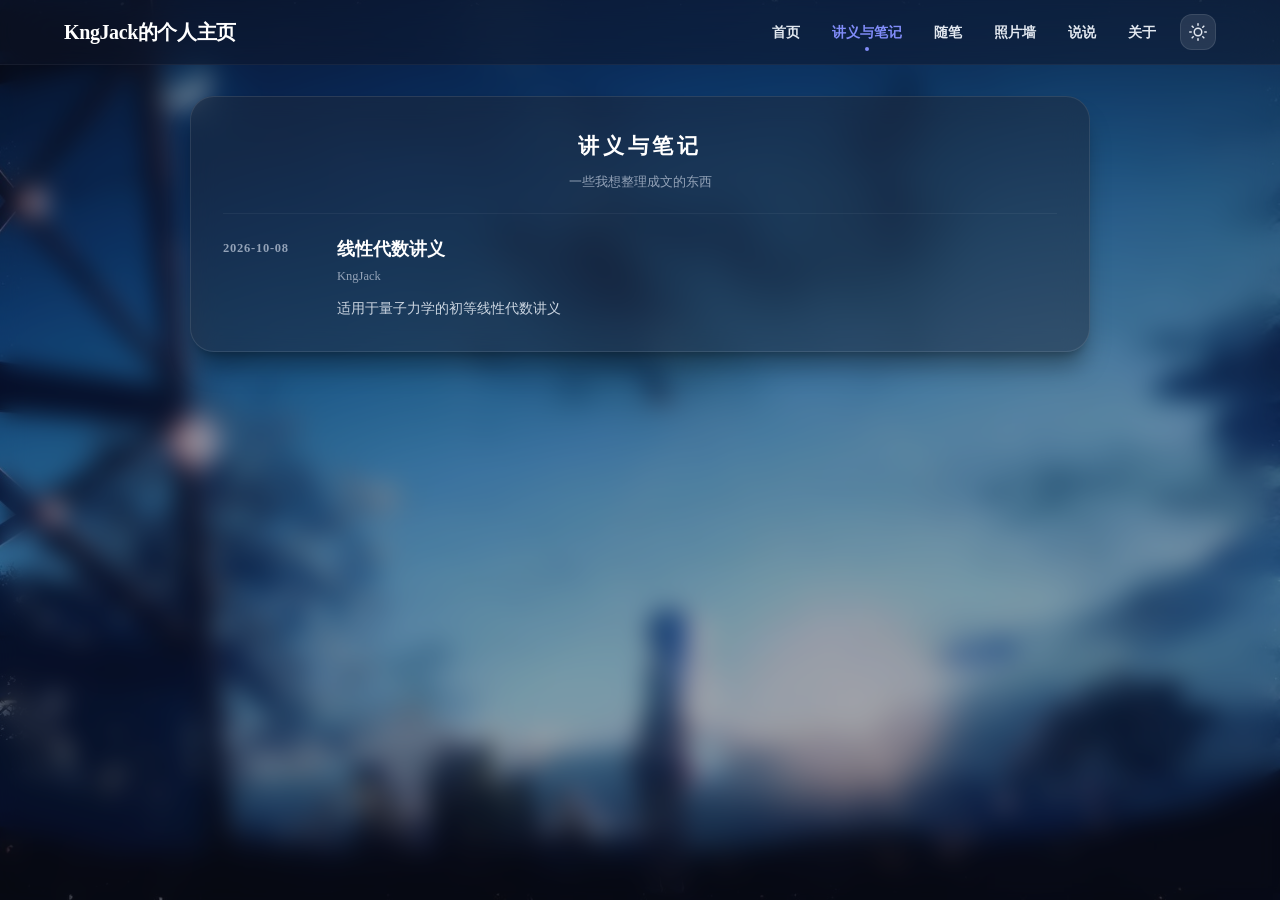
<file: papers.html>
<!DOCTYPE html>
<html lang="zh-CN">
<head>
  <meta charset="UTF-8">
  <meta name="viewport" content="width=device-width, initial-scale=1.0">
  <title>讲义与笔记 · KngJack的个人主页</title>
  <meta name="description" content="KngJack 的论文列表">

  <script>
    (function () {
      var theme = 'dark';                       // 默认深色；想默认浅色改成 'light'
      try {
        var saved = localStorage.getItem('theme');
        if (saved === 'light' || saved === 'dark') theme = saved;
      } catch (e) {}
      document.documentElement.setAttribute('data-theme', theme);
    })();
  </script>

  <link rel="stylesheet" href="style.css">

  <!-- ================================================================
       论文列表页：这个文件平时不用改。
       条目内容在：
         papers/papers.js        有哪些论文、按什么顺序
         papers/p-N/meta.js      第 N 条的标题 / 日期 / 出处 / 摘要（这一页显示的东西）
         papers/p-N/index.html   第 N 条的正文（点标题后打开的页面）
       本页可调参数只有一个（文件末尾脚本开头的 ★ 处）：
         ★ ITEMS_PER_PAGE   每页显示几篇（现在是 5）
       样式（卡片、条目排版、翻页条、手机端折行）：style.css 第十三节。
       ================================================================ -->
</head>

<body data-page="papers">   <!-- 决定背景用 assets/bg-papers.jpg -->

  <div class="bg-image" aria-hidden="true"></div>
  <div class="bg-overlay" aria-hidden="true"></div>

  <header class="site-header">
    <div class="header-inner">
      <a class="site-title" href="index.html">KngJack的个人主页</a>

      <div class="header-right">
        <nav class="site-nav">
          <a href="index.html">首页</a>
          <a href="papers.html" class="active" aria-current="page">讲义与笔记<span class="nav-dot" aria-hidden="true"></span></a>
          <a href="essays.html">随笔</a>
          <a href="photowall.html">照片墙</a>
          <a href="moments.html">说说</a>
          <a href="about.html">关于</a>
        </nav>

        <button class="theme-toggle" type="button"
                aria-label="切换到浅色模式" title="切换到浅色模式">
          <svg class="icon-sun" viewBox="0 0 24 24" aria-hidden="true">
            <circle cx="12" cy="12" r="5"/>
            <line x1="12" y1="1"  x2="12" y2="3"/>
            <line x1="12" y1="21" x2="12" y2="23"/>
            <line x1="4.22" y1="4.22"   x2="5.64" y2="5.64"/>
            <line x1="18.36" y1="18.36" x2="19.78" y2="19.78"/>
            <line x1="1" y1="12" x2="3"  y2="12"/>
            <line x1="21" y1="12" x2="23" y2="12"/>
            <line x1="4.22" y1="19.78"  x2="5.64" y2="18.36"/>
            <line x1="18.36" y1="5.64"  x2="19.78" y2="4.22"/>
          </svg>
          <svg class="icon-moon" viewBox="0 0 24 24" aria-hidden="true">
            <path d="M21 12.79A9 9 0 1 1 11.21 3 7 7 0 0 0 21 12.79z"/>
          </svg>
        </button>
      </div>
    </div>
  </header>

  <main class="doc-page">   <!-- 列表页用 .doc-page（顶部对齐），不是首页那个垂直居中的 .page -->
    <article class="glass-card list-card">

      <!-- 卡片顶部：标题 + 说明 + 加载提示 -->
      <div class="list-head">
        <h1>讲义与笔记</h1>
        <p>一些我想整理成文的东西</p>
        <p class="list-loading" id="list-loading">正在加载…</p>
      </div>

      <!-- 条目由脚本按 papers/papers.js 的顺序生成，不用手写 -->
      <div id="list-items"></div>

      <!-- 翻页条：条目数超过"每页几篇"（★ ITEMS_PER_PAGE）时才出现，
           只有一页时会自动隐藏。
           翻页：两侧按钮；跳转：输入页码后点"跳转"或按回车（越界自动夹住）。 -->
      <div class="pager" id="list-pager" hidden>
        <button class="pager-btn" id="list-pager-prev" type="button">← 上一页</button>
        <span class="pager-info" id="list-pager-info">第 1 / 1 页</span>
        <span class="pager-jump">
          跳至
          <input class="pager-input" id="list-pager-input" type="number" min="1" value="1" inputmode="numeric" aria-label="跳转到第几页">
          页
        </span>
        <button class="pager-btn" id="list-pager-go" type="button">跳转</button>
        <button class="pager-btn" id="list-pager-next" type="button">下一页 →</button>
      </div>

    </article>
  </main>

  <script src="script.js"></script>

  <!-- 论文目录：里面写着有哪些文件夹、按什么顺序显示 -->
  <script src="papers/papers.js"></script>

  <!-- ================================================================
       论文列表逻辑（加载数据、列表、翻页）
       ----------------------------------------------------------------
       · 条目信息（标题/日期/出处/摘要）来自 papers/p-N/meta.js；
         "标题"是一个链接，点它打开 papers/p-N/index.html 看正文；
       · ★ 每页几篇：改下面的 ITEMS_PER_PAGE；
       · 和说说页一个道理：先把所有 meta.js 加载完，最后才读 window.PAPER_DATA，
         所以不要在加载前把数据缓存起来。
       ================================================================ -->
  <script>
    (function () {
      'use strict';

      /* ===================== ★ 参数（可改） ===================== */
      var PAPER_DIR      = 'papers/';   // 论文所在目录（不用改）
      var ITEMS_PER_PAGE = 10;           // ★ 每页显示几篇论文
      var LOAD_TIMEOUT   = 6000;        // 保险：最多等多久就先渲染（不用改）

      /* ===================== 元素引用（不用改） ===================== */
      var itemsEl    = document.getElementById('list-items');
      var loadingEl  = document.getElementById('list-loading');
      var pagerEl    = document.getElementById('list-pager');
      var pagerPrev  = document.getElementById('list-pager-prev');
      var pagerNext  = document.getElementById('list-pager-next');
      var pagerInfo  = document.getElementById('list-pager-info');
      var pagerInput = document.getElementById('list-pager-input');
      var pagerGo    = document.getElementById('list-pager-go');

      /* ===================== 加载数据 ===================== */
      var folders       = (window.PAPER_FOLDERS || []).slice();
      var papers        = [];
      var loadedCount   = 0;
      var rendered      = false;
      var failedFolders = [];
      var itemPage      = 0;             // 当前第几页（从 0 开始数）

      function pageCount() {
        return Math.max(1, Math.ceil(papers.length / ITEMS_PER_PAGE));
      }

      function finishLoading() {
        if (rendered) return;      // 只渲染一次
        rendered = true;

        var dataMap = window.PAPER_DATA || {};   // ★ 必须此时才读
        var missing = [];

        folders.forEach(function (folder) {
          var d = dataMap[folder];
          if (!d) missing.push(folder);
          papers.push({
            folder:  folder,
            title:   (d && d.title)   || ('（没有读到 ' + PAPER_DIR + folder + '/meta.js）'),
            date:    (d && d.date)    || '',
            meta:    (d && d.meta)    || '',
            summary: (d && d.summary) || ''
          });
        });

        if (loadingEl) loadingEl.hidden = true;

        if (missing.length || failedFolders.length) {
          console.warn('[论文] 没读到数据的文件夹：' + (missing.join(', ') || '（无）') +
                       (failedFolders.length ? '；加载失败的文件：' + failedFolders.join(', ') : ''));
        }

        itemPage = Math.min(Math.max(itemPage, 0), pageCount() - 1);   // 页码夹一下再画
        renderItems();
      }

      if (!folders.length) {
        if (loadingEl) {
          loadingEl.textContent = '这里不应该是空的吧orz';
        }
      } else {
        folders.forEach(function (folder) {
          var s = document.createElement('script');
          s.src = PAPER_DIR + folder + '/meta.js';
          var done = function () {
            loadedCount++;
            if (loadedCount >= folders.length) finishLoading();
          };
          s.onload  = done;
          s.onerror = function () { failedFolders.push(folder); done(); };
          document.head.appendChild(s);
        });
        setTimeout(finishLoading, LOAD_TIMEOUT);
      }

      /* ===================== 列表 + 翻页 ===================== */
      function renderItems() {
        itemsEl.innerHTML = '';
        var start = itemPage * ITEMS_PER_PAGE;
        var end   = Math.min(start + ITEMS_PER_PAGE, papers.length);
        papers.slice(start, end).forEach(function (p) { itemsEl.appendChild(buildItem(p)); });
        updatePager();
      }

      function updatePager() {
        var pages = pageCount();
        if (pages <= 1) { pagerEl.hidden = true; return; }   // 只有一页就不显示翻页条

        pagerEl.hidden = false;
        pagerInfo.textContent = '第 ' + (itemPage + 1) + ' / ' + pages + ' 页';
        pagerPrev.disabled = (itemPage === 0);
        pagerNext.disabled = (itemPage === pages - 1);
        pagerInput.max = pages;
        if (document.activeElement !== pagerInput) pagerInput.value = itemPage + 1;
      }

      function gotoPage(p) {
        itemPage = Math.min(Math.max(p, 0), pageCount() - 1);
        renderItems();
        window.scrollTo(0, 0);   // 翻页后回到顶部；不想要就删掉这行
      }

      pagerPrev.addEventListener('click', function () { gotoPage(itemPage - 1); });
      pagerNext.addEventListener('click', function () { gotoPage(itemPage + 1); });

      /* "跳至第 N 页"：点按钮或按回车都行，越界自动夹住 */
      (function bindPageJump() {
        function jump() {
          var v = parseInt(pagerInput.value, 10);
          if (isNaN(v)) { pagerInput.value = ''; return; }
          gotoPage(v - 1);
          if (document.activeElement === pagerInput) pagerInput.blur();
        }
        pagerGo.addEventListener('click', jump);
        pagerInput.addEventListener('keydown', function (e) {
          if (e.key === 'Enter') { e.preventDefault(); jump(); }
        });
      })();

      /* ===================== 造一条条目 =====================
         结构：左边日期、右边标题（链接）+ 出处 + 摘要。
         用不到的字段（meta / summary）不写就不显示。
         样式：style.css 第十三节 .list-item / .item-* */
      function buildItem(p) {
        var row = document.createElement('div');
        row.className = 'list-item';

        var date = document.createElement('div');
        date.className = 'item-date';
        date.textContent = p.date;                 // 手机端会跑到标题上面（见 style.css 第十三节末尾）

        var main = document.createElement('div');
        main.className = 'item-main';

        var title = document.createElement('a');
        title.className = 'item-title';
        title.href = PAPER_DIR + p.folder + '/index.html';   // ★ 点标题进正文
        title.textContent = p.title;
        main.appendChild(title);

        if (p.meta) {                              // "作者 · 出处"那一行
          var meta = document.createElement('p');
          meta.className = 'item-meta';
          meta.textContent = p.meta;
          main.appendChild(meta);
        }

        if (p.summary) {                           // 摘要
          var sum = document.createElement('p');
          sum.className = 'item-summary';
          sum.textContent = p.summary;
          main.appendChild(sum);
        }

        row.appendChild(date);
        row.appendChild(main);
        return row;
      }
    })();
  </script>

</body>
</html>
</file>
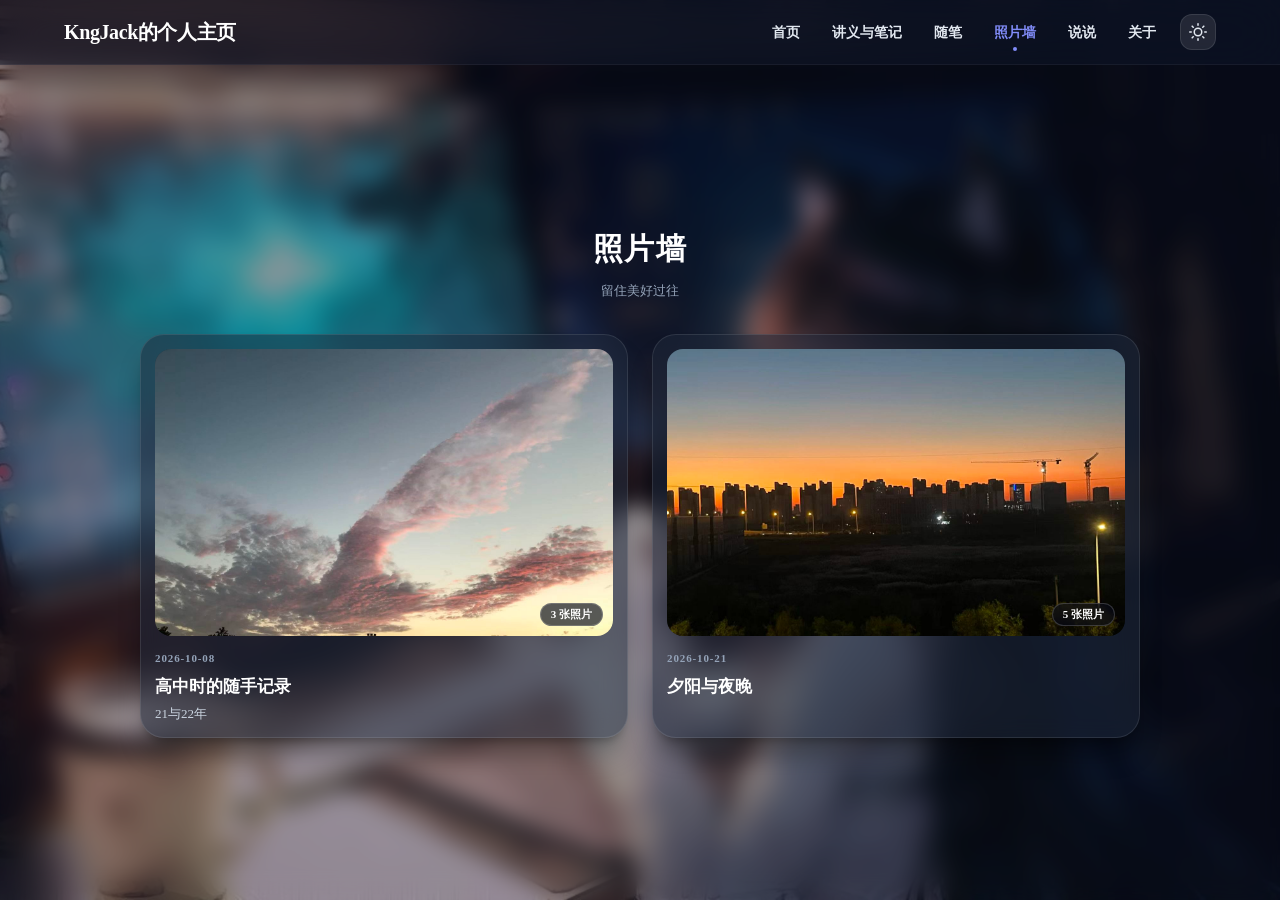
<file: photowall.html>
<!DOCTYPE html>
<html lang="zh-CN">
<head>
  <meta charset="UTF-8">
  <meta name="viewport" content="width=device-width, initial-scale=1.0">
  <title>照片墙 · KngJack的个人主页</title>
  <meta name="description" content="KngJack 的照片墙">

  <script>
    (function () {
      var theme = 'dark';
      try {
        var saved = localStorage.getItem('theme');
        if (saved === 'light' || saved === 'dark') theme = saved;
      } catch (e) {}
      document.documentElement.setAttribute('data-theme', theme);
    })();
  </script>

  <link rel="stylesheet" href="style.css">
</head>

<body data-page="photowall">

  <div class="bg-image" aria-hidden="true"></div>
  <div class="bg-overlay" aria-hidden="true"></div>

  <header class="site-header">
    <div class="header-inner">
      <a class="site-title" href="index.html">KngJack的个人主页</a>

      <div class="header-right">
        <nav class="site-nav">
          <a href="index.html">首页</a>
          <a href="papers.html">讲义与笔记</a>
          <a href="essays.html">随笔</a>
          <a href="photowall.html" class="active" aria-current="page">照片墙<span class="nav-dot" aria-hidden="true"></span></a>
          <a href="moments.html">说说</a>
          <a href="about.html">关于</a>
        </nav>

        <button class="theme-toggle" type="button"
                aria-label="切换到浅色模式" title="切换到浅色模式">
          <svg class="icon-sun" viewBox="0 0 24 24" aria-hidden="true">
            <circle cx="12" cy="12" r="5"/>
            <line x1="12" y1="1"  x2="12" y2="3"/>
            <line x1="12" y1="21" x2="12" y2="23"/>
            <line x1="4.22" y1="4.22"   x2="5.64" y2="5.64"/>
            <line x1="18.36" y1="18.36" x2="19.78" y2="19.78"/>
            <line x1="1" y1="12" x2="3"  y2="12"/>
            <line x1="21" y1="12" x2="23" y2="12"/>
            <line x1="4.22" y1="19.78"  x2="5.64" y2="18.36"/>
            <line x1="18.36" y1="5.64"  x2="19.78" y2="4.22"/>
          </svg>
          <svg class="icon-moon" viewBox="0 0 24 24" aria-hidden="true">
            <path d="M21 12.79A9 9 0 1 1 11.21 3 7 7 0 0 0 21 12.79z"/>
          </svg>
        </button>
      </div>
    </div>
  </header>

  <main class="page">
    <div class="photowall-wrap">

      <!-- ============ 视图一：画廊（相册卡片列表） ============ -->
      <section id="gallery-view">
        <div class="gallery-head">
          <h1>照片墙</h1>
          <p>留住美好过往</p>
          <!-- 加载提示：脚本跑完自动隐藏；如果 photos/photos.js 还没建好，这里会给出提示 -->
          <p id="album-loading">正在加载相册…</p>
        </div>

        <!-- 相册卡片由页面底部的脚本根据 photos/photos.js 的顺序生成，不用手写 -->
        <div class="album-grid" id="album-grid"></div>

        <!-- 画廊分页条：相册数超过"每页几个"（ALBUMS_PER_PAGE）时出现 -->
        <div class="pager" id="gallery-pager" hidden>
          <button class="pager-btn" id="gallery-pager-prev" type="button">← 上一页</button>
          <span class="pager-info" id="gallery-pager-info">第 1 / 1 页</span>
          <span class="pager-jump">
            跳至
            <input class="pager-input" id="gallery-pager-input" type="number" min="1" value="1" inputmode="numeric" aria-label="跳转到第几页">
            页
          </span>
          <button class="pager-btn" id="gallery-pager-go" type="button">跳转</button>
          <button class="pager-btn" id="gallery-pager-next" type="button">下一页 →</button>
        </div>
      </section>

      <!-- ============ 视图二：相册详情（点开相册后显示） ============ -->
      <section id="album-view" hidden>
        <button class="back-btn" id="back-to-gallery" type="button">← 返回画廊</button>

        <div class="detail-head">
          <p class="detail-date"  id="detail-date"></p>
          <h1 class="detail-title" id="detail-title"></h1>
          <p class="detail-desc"  id="detail-desc"></p>
          <span class="chip"      id="detail-count"></span>
        </div>

        <!-- 照片由脚本生成：一张一行的大图 + 图下说明，点图看大图 -->
        <div class="detail-photos" id="detail-photos"></div>

        <!-- 照片分页条：照片数超过"每页几张"（PHOTOS_PER_PAGE）时出现；
             设成很大的数（比如 999）就等于关掉这个功能 -->
        <div class="pager" id="detail-pager" hidden>
          <button class="pager-btn" id="pager-prev" type="button">← 上一页</button>
          <span class="pager-info" id="pager-info">第 1 / 1 页</span>
          <span class="pager-jump">
            跳至
            <input class="pager-input" id="pager-input" type="number" min="1" value="1" inputmode="numeric" aria-label="跳转到第几页">
            页
          </span>
          <button class="pager-btn" id="pager-go" type="button">跳转</button>
          <button class="pager-btn" id="pager-next" type="button">下一页 →</button>
        </div>
      </section>

    </div>
  </main>

  <!-- ============ 大图灯箱（默认隐藏，点照片后弹出） ============
       翻页：两侧圆形按钮 或 键盘 ← / →（到两端会循环，覆盖整本相册）
       关闭：Esc、点"翻页按钮以外"的任意地方
       底部提示：鼠标/手指停止操作 3 秒后自动淡出，再动又出现 -->
  <div class="lightbox" id="lightbox">
    <button class="lightbox-close" type="button" aria-label="关闭大图">×</button>
    <span class="lightbox-counter" id="lightbox-counter"></span>

    <button class="lightbox-nav lightbox-prev" id="lightbox-prev" type="button" aria-label="上一张">
      <svg viewBox="0 0 24 24" aria-hidden="true"><polyline points="15 5 8 12 15 19"/></svg>
    </button>
    <button class="lightbox-nav lightbox-next" id="lightbox-next" type="button" aria-label="下一张">
      <svg viewBox="0 0 24 24" aria-hidden="true"><polyline points="9 5 16 12 9 19"/></svg>
    </button>

    <img id="lightbox-img" alt="">
    <p class="lightbox-caption" id="lightbox-caption"></p>

    <!-- 操作提示（样式在 style.css 的 .lightbox-hint，淡出逻辑在本页底部脚本） -->
    <p class="lightbox-hint" id="lightbox-hint">
      点两侧箭头或按 ← / → 翻页 · 点任意处或按 Esc 关闭
    </p>
  </div>

  <script src="script.js"></script>

  <!-- 相册目录：里面写着有哪些文件夹、按什么顺序显示 -->
  <script src="photos/photos.js"></script>

  <!-- ================================================================
       照片墙逻辑（加载相册数据、画廊分页、相册详情、照片分页、大图灯箱）
       ----------------------------------------------------------------
       · 数据来源：photos/photos.js（目录，决定顺序与条数）
                 + 每个相册自己的 photos/<文件夹>/album.js
                   （标题、日期、描述、照片清单都在里面）；
       · 图片放在各自的小文件夹里（1.jpg、2.jpg…）；
       · 封面自动取 photos 里的第一张，不用单独放封面图；
       · 画廊每页几个相册：改 ALBUMS_PER_PAGE；
       · 相册详情每页几张照片：改 PHOTOS_PER_PAGE（设 999 = 关掉）。
       ================================================================ -->
  <script>
    (function () {
      'use strict';

      /* ===================== 参数（可改） ===================== */
      var PHOTO_DIR       = 'photos/';   // 相册所在的根目录
      var ALBUMS_PER_PAGE = 8;           // 画廊每页显示几个相册
      var PHOTOS_PER_PAGE = 4;           // 相册详情每页显示几张照片
      var HINT_DELAY      = 1500;        // 灯箱提示条：静止多久后淡出（毫秒）
      var LOAD_TIMEOUT    = 6000;        // 保险：最多等多久就先渲染

      /* ===================== 元素引用（不用改） ===================== */
      var grid              = document.getElementById('album-grid');
      var galleryView       = document.getElementById('gallery-view');
      var galleryPager      = document.getElementById('gallery-pager');
      var galleryPagerPrev  = document.getElementById('gallery-pager-prev');
      var galleryPagerNext  = document.getElementById('gallery-pager-next');
      var galleryPagerInfo  = document.getElementById('gallery-pager-info');
      var galleryPagerInput = document.getElementById('gallery-pager-input');
      var galleryPagerGo    = document.getElementById('gallery-pager-go');
      var albumView         = document.getElementById('album-view');
      var detailDate        = document.getElementById('detail-date');
      var detailTitle       = document.getElementById('detail-title');
      var detailDesc        = document.getElementById('detail-desc');
      var detailCount       = document.getElementById('detail-count');
      var detailPhotos      = document.getElementById('detail-photos');
      var detailPager       = document.getElementById('detail-pager');
      var pagerPrev         = document.getElementById('pager-prev');
      var pagerNext         = document.getElementById('pager-next');
      var pagerInfo         = document.getElementById('pager-info');
      var pagerInput        = document.getElementById('pager-input');
      var pagerGo           = document.getElementById('pager-go');
      var backBtn           = document.getElementById('back-to-gallery');
      var loadingEl         = document.getElementById('album-loading');
      var lightbox          = document.getElementById('lightbox');
      var lightboxImg       = document.getElementById('lightbox-img');
      var lightboxCap       = document.getElementById('lightbox-caption');
      var lightboxPrev      = document.getElementById('lightbox-prev');
      var lightboxNext      = document.getElementById('lightbox-next');
      var lightboxCounter   = document.getElementById('lightbox-counter');
      var lightboxHint      = document.getElementById('lightbox-hint');

      function photoUrl(folder, file) { return PHOTO_DIR + folder + '/' + file; }

      /* ===================== 1. 加载相册数据 =====================
         顺序：先用 <script src> 引入目录文件（photos/photos.js），
         再按目录逐个加载每个相册的 album.js（标题、日期、描述、照片清单在它里面）。
         全部加载完（或等超时保险）之后才开始渲染。

         ★ 关键：不要在此时缓存 window.ALBUM_DATA！
           各 album.js 是"之后"才加载进来的，要等它们都跑完，
           渲染前再去读 window.ALBUM_DATA，才能拿到数据。 */
      var folders       = (window.ALBUM_FOLDERS || []).slice();
      var albums        = [];
      var loadedCount   = 0;
      var rendered      = false;
      var failedFolders = [];   // 记录加载失败的文件夹（用于控制台提示）

      // photos 支持三种写法：
      //   数字（如 3）  → 用 1.jpg、2.jpg、3.jpg（没有图下说明）
      //   文件名数组    → 用你写的文件名（没有图下说明）
      //   对象数组      → { file: 'x.jpg', caption: '说明' }，caption 可以省略
      function photoList(photos) {
        var arr = [];
        if (typeof photos === 'number' && photos > 0) {
          for (var i = 1; i <= photos; i++) arr.push({ file: i + '.jpg', caption: '' });
          return arr;
        }
        if (Object.prototype.toString.call(photos) === '[object Array]') {
          photos.forEach(function (p) {
            if (typeof p === 'string') arr.push({ file: p, caption: '' });
            else if (p && p.file) arr.push({ file: p.file, caption: p.caption || '' });
          });
        }
        return arr;
      }

      function finishLoading() {
        if (rendered) return;      // 只渲染一次
        rendered = true;

        var dataMap = window.ALBUM_DATA || {};   // ★ 渲染时才读，才拿得到 album.js 写的数据
        var missing = [];

        folders.forEach(function (folder) {
          var d = dataMap[folder];
          if (!d) missing.push(folder);          // 没读到数据的文件夹（文件缺失 / 键名写错）

          albums.push({
            folder: folder,
            title:  (d && d.title) || folder,    // 读不到就用文件夹名当标题，方便你认出是哪个
            date:   (d && d.date)  || '',
            desc:   (d && d.desc)  ||
                    ('（没有读到相册数据 · 请检查 ' + PHOTO_DIR + folder + '/album.js）'),
            photos: photoList(d && d.photos)
          });
        });

        if (loadingEl) loadingEl.hidden = true;

        // 控制台诊断：告诉你具体哪个文件有问题
        if (missing.length || failedFolders.length) {
          console.warn('[照片墙] 没读到数据的文件夹：' + (missing.join(', ') || '（无）') +
                       (failedFolders.length ? '；加载失败的文件：' + failedFolders.join(', ') : ''));
        }

        console.log('[照片墙] 已加载 ' + albums.length + ' 个相册');   // 调试用，可删

        renderGalleryPage();
      }

      if (!folders.length) {
        if (loadingEl) {
          loadingEl.textContent = '还没有相册。请先创建 ' + PHOTO_DIR + 'photos.js（目录）与 ' + PHOTO_DIR + 'album-1/album.js（内容）。';
        }
      } else {
        folders.forEach(function (folder) {
          var s = document.createElement('script');
          s.src = PHOTO_DIR + folder + '/album.js';
          var done = function () {
            loadedCount++;
            if (loadedCount >= folders.length) finishLoading();
          };
          s.onload  = done;
          s.onerror = function () { failedFolders.push(folder); done(); };   // 记下是哪个文件没加载上
          document.head.appendChild(s);
        });

        // 保险丝：万一有脚本既不 onload 也不 onerror，到点也先渲染
        setTimeout(finishLoading, LOAD_TIMEOUT);
      }

      /* ---------- 0. 造一张相册卡片（画廊分页会反复调用） ---------- */
      function buildAlbumCard(album) {
        var card = document.createElement('button');   // 用 <button>，键盘也能操作
        card.type = 'button';
        card.className = 'album-card glass-card';

        var wrap = document.createElement('span');
        wrap.className = 'album-cover-wrap';

        // 有照片才放封面图；没有照片（比如 album.js 还没建好）时留一个空底，避免出现裂图
        if (album.photos.length) {
          var cover = document.createElement('img');
          cover.className = 'album-cover';
          cover.alt = album.title;
          cover.loading = 'lazy';
          cover.src = photoUrl(album.folder, album.photos[0].file);   // 第一张当封面
          wrap.appendChild(cover);

          var count = document.createElement('span');
          count.className = 'album-count';
          count.textContent = album.photos.length + ' 张照片';        // 右下角的张数
          wrap.appendChild(count);
        }

        var date = document.createElement('span');
        date.className = 'album-date';
        date.textContent = album.date;

        var title = document.createElement('span');
        title.className = 'album-title';
        title.textContent = album.title;

        var desc = document.createElement('span');
        desc.className = 'album-desc';
        desc.textContent = album.desc;

        card.appendChild(wrap);
        card.appendChild(date);
        card.appendChild(title);
        card.appendChild(desc);
        card.addEventListener('click', function () { openAlbum(album); });

        return card;
      }

      /* ---------- 1. 画廊分页（相册网格） ---------- */
      var galleryPage = 0;   // 当前页码（从 0 开始）

      function galleryPageCount() {
        return Math.max(1, Math.ceil(albums.length / ALBUMS_PER_PAGE));
      }

      // 只渲染"当前这一页"的相册
      function renderGalleryPage() {
        grid.innerHTML = '';
        var start = galleryPage * ALBUMS_PER_PAGE;
        var end   = Math.min(start + ALBUMS_PER_PAGE, albums.length);
        albums.slice(start, end).forEach(function (album) {
          grid.appendChild(buildAlbumCard(album));
        });
        updateGalleryPager();
      }

      // 更新画廊分页条的文案、按钮状态与输入框（只有一页时整条隐藏）
      function updateGalleryPager() {
        var pages = galleryPageCount();
        if (pages <= 1) { galleryPager.hidden = true; return; }

        galleryPager.hidden = false;
        galleryPagerInfo.textContent = '第 ' + (galleryPage + 1) + ' / ' + pages + ' 页';
        galleryPagerPrev.disabled = (galleryPage === 0);              // 第 1 页时"上一页"变灰
        galleryPagerNext.disabled = (galleryPage === pages - 1);      // 最后一页时"下一页"变灰

        // 同步"跳至"输入框：上限跟着总页数走；正在输入时不打断它
        galleryPagerInput.max = pages;
        if (document.activeElement !== galleryPagerInput) {
          galleryPagerInput.value = galleryPage + 1;
        }
      }

      // 跳到指定页（页码自动限制在合法范围内）
      function gotoGalleryPage(p) {
        var pages = galleryPageCount();
        galleryPage = Math.min(Math.max(p, 0), pages - 1);
        renderGalleryPage();
        window.scrollTo(0, 0);   // 翻页后回到顶部；不想要就删掉这行
      }

      galleryPagerPrev.addEventListener('click', function () { gotoGalleryPage(galleryPage - 1); });
      galleryPagerNext.addEventListener('click', function () { gotoGalleryPage(galleryPage + 1); });

      /* ---------- 2. 打开相册（切到详情视图） ---------- */
      var currentAlbum = null;   // 当前打开的相册
      var detailPage   = 0;      // 详情当前页码（从 0 开始）

      function openAlbum(album) {
        currentAlbum = album;
        detailPage = 0;                        // 每次打开都从第 1 页开始

        detailDate.textContent  = album.date;
        detailTitle.textContent = album.title;
        detailDesc.textContent  = album.desc;
        detailCount.textContent = '共 ' + album.photos.length + ' 瞬间';

        renderAlbumPage();                     // 渲染详情第 1 页 + 分页状态

        galleryView.hidden = true;    // 隐藏画廊
        albumView.hidden   = false;   // 显示详情
        window.scrollTo(0, 0);        // 回到页面顶部；不想要就删掉这行
      }

      /* ---------- 2.1 相册详情的照片分页 ---------- */
      function pageCount() {
        return Math.max(1, Math.ceil(currentAlbum.photos.length / PHOTOS_PER_PAGE));
      }

      // 只渲染"当前这一页"的照片
      function renderAlbumPage() {
        var start = detailPage * PHOTOS_PER_PAGE;
        var end   = Math.min(start + PHOTOS_PER_PAGE, currentAlbum.photos.length);

        detailPhotos.innerHTML = '';
        currentAlbum.photos.slice(start, end).forEach(function (photo, k) {
          var idx = start + k;   // 这张照片在整本相册里的序号（灯箱要用它）

          var fig = document.createElement('figure');
          fig.className = 'detail-photo';

          var img = document.createElement('img');
          img.src = photoUrl(currentAlbum.folder, photo.file);
          img.alt = photo.caption || currentAlbum.title;
          img.loading = 'lazy';
          // 点这张图 → 进灯箱；灯箱里可以左右翻遍整本相册
          img.addEventListener('click', function () { openLightbox(currentAlbum, idx); });

          var cap = document.createElement('figcaption');
          cap.textContent = photo.caption || '';

          fig.appendChild(img);
          fig.appendChild(cap);
          detailPhotos.appendChild(fig);
        });

        updateDetailPager();
      }

      function updateDetailPager() {
        var pages = pageCount();
        if (pages <= 1) { detailPager.hidden = true; return; }

        detailPager.hidden = false;
        pagerInfo.textContent = '第 ' + (detailPage + 1) + ' / ' + pages + ' 页';
        pagerPrev.disabled = (detailPage === 0);
        pagerNext.disabled = (detailPage === pages - 1);

        pagerInput.max = pages;
        if (document.activeElement !== pagerInput) {
          pagerInput.value = detailPage + 1;
        }
      }

      function gotoDetailPage(p) {
        if (!currentAlbum) return;
        var pages = pageCount();
        detailPage = Math.min(Math.max(p, 0), pages - 1);
        renderAlbumPage();
        window.scrollTo(0, 0);
      }

      pagerPrev.addEventListener('click', function () { gotoDetailPage(detailPage - 1); });
      pagerNext.addEventListener('click', function () { gotoDetailPage(detailPage + 1); });

      /* ---------- 2.2 "跳至第 N 页"输入框（两条分页条共用） ----------
         · 点"跳转"按钮 或 在输入框里按回车 都会跳转；
         · 页码越界（比如输入 99）会自动限制到范围内；
         · 输入空 / 非法内容时什么也不做，只把输入框清空。 */
      function bindPageJump(inputEl, goBtn, gotoFn) {
        function jump() {
          var v = parseInt(inputEl.value, 10);
          if (isNaN(v)) { inputEl.value = ''; return; }   // 空或非法输入：清空，不跳
          gotoFn(v - 1);                                  // 页码从 1 开始，跳转函数内部会限制范围
          if (document.activeElement === inputEl) inputEl.blur();   // 手机上收起键盘
        }
        goBtn.addEventListener('click', jump);
        inputEl.addEventListener('keydown', function (e) {
          if (e.key === 'Enter') { e.preventDefault(); jump(); }
        });
      }
      bindPageJump(galleryPagerInput, galleryPagerGo, gotoGalleryPage);   // 画廊分页条
      bindPageJump(pagerInput,        pagerGo,        gotoDetailPage);    // 相册详情分页条

      /* ---------- 3. 返回画廊（保留你刚才所在的页码） ---------- */
      backBtn.addEventListener('click', function () {
        albumView.hidden   = true;
        galleryView.hidden = false;
        window.scrollTo(0, 0);   // 不想要就删掉这行
        // 注意：这里没有重新渲染画廊，所以返回后仍停在第 N 页
      });

      /* ---------- 4. 大图灯箱 + 翻页（覆盖整本相册） ---------- */
      var lbAlbum = null;    // 当前正在看的相册
      var lbIndex = 0;       // 当前这张在相册里的序号（从 0 开始）

      function openLightbox(album, index) {
        lbAlbum = album;
        lbIndex = Math.min(Math.max(index, 0), album.photos.length - 1);

        // 只有一张照片的相册就不显示翻页按钮
        var many = album.photos.length > 1;
        lightboxPrev.hidden = !many;
        lightboxNext.hidden = !many;

        renderLightbox();
        lightbox.classList.add('open');
        document.body.style.overflow = 'hidden';   // 打开时禁止背景滚动
        showHintThenFade();                        // 显示底部提示并开始 3 秒倒计时
      }

      // 把"当前这张"画进灯箱（图片、说明文字、左上角计数）
      function renderLightbox() {
        var photo = lbAlbum.photos[lbIndex];
        lightboxImg.src = photoUrl(lbAlbum.folder, photo.file);
        lightboxCap.textContent = photo.caption || '';
        lightboxCounter.textContent = (lbIndex + 1) + ' / ' + lbAlbum.photos.length;
        preloadNeighbours();
      }

      // 翻页：-1 上一张 / +1 下一张；到两端会循环
      function stepLightbox(delta) {
        if (!lbAlbum) return;
        var n = lbAlbum.photos.length;
        lbIndex = (lbIndex + delta + n) % n;   // 取模实现循环
        renderLightbox();
      }

      // 预加载相邻两张，翻页更顺滑（纯优化，可删）
      function preloadNeighbours() {
        var n = lbAlbum.photos.length;
        if (n < 2) return;
        [(lbIndex + 1) % n, (lbIndex - 1 + n) % n].forEach(function (i) {
          var im = new Image();
          im.src = photoUrl(lbAlbum.folder, lbAlbum.photos[i].file);
        });
      }

      function closeLightbox() {
        lightbox.classList.remove('open');
        lightboxImg.src = '';        // 关掉后清空，避免下次打开闪旧图
        lbAlbum = null;
        document.body.style.overflow = '';
      }

      lightboxPrev.addEventListener('click', function () { stepLightbox(-1); });
      lightboxNext.addEventListener('click', function () { stepLightbox(1); });

      // 点击"翻页按钮以外"的地方关闭灯箱（点 ×、点图片、点背景都算）。
      // 想改成"点图片不关闭"：把条件换成 closest('.lightbox-nav, #lightbox-img')
      lightbox.addEventListener('click', function (e) {
        if (e.target.closest('.lightbox-nav')) return;
        closeLightbox();
      });

      // 键盘：Esc 关闭；← / → 翻页
      document.addEventListener('keydown', function (e) {
        if (!lightbox.classList.contains('open')) return;
        if (e.target && e.target.tagName === 'INPUT') return;
        if (e.key === 'Escape') {
          closeLightbox();
        } else if (e.key === 'ArrowLeft') {
          e.preventDefault();
          stepLightbox(-1);
        } else if (e.key === 'ArrowRight') {
          e.preventDefault();
          stepLightbox(1);
        }
      });

      /* ---------- 5. 底部提示：停止操作 3 秒后淡出 ---------- */
      var hintTimer = null;

      // 手机上没有键盘/鼠标悬停，把提示文字换成触屏版本
      if (lightboxHint && window.matchMedia && matchMedia('(hover: none)').matches) {
        lightboxHint.textContent = '点两侧箭头翻页 · 点任意处关闭';
      }

      function showHintThenFade() {
        if (!lightboxHint) return;              // 防御：提示元素被删掉也不会报错
        clearTimeout(hintTimer);
        lightboxHint.classList.remove('is-hidden');
        hintTimer = setTimeout(function () {
          lightboxHint.classList.add('is-hidden');
        }, HINT_DELAY);
      }

      lightbox.addEventListener('mousemove', showHintThenFade);                      // 桌面：鼠标一动就重新显示
      lightbox.addEventListener('touchstart', showHintThenFade, { passive: true });  // 手机：手指一碰就重新显示
      document.addEventListener('keydown', function () {                              // 键盘操作时也重新显示
        if (lightbox.classList.contains('open')) showHintThenFade();
      });
    })();
  </script>

</body>
</html>
</file>
<file: style.css>
/* ================================================================
   KngJack 的个人主页 · 全站共享样式表
   ----------------------------------------------------------------
   六个页面都通过 <link rel="stylesheet" href="style.css"> 引用本文件，
   改一次，全站生效。

   目录
     一、主题变量（深色 / 浅色两套配色与尺寸）
     二、每个页面各用一张背景（assets/ 里的图）
     三、基础样式
     四、背景两层
     五、顶部导航栏
     六、深浅色切换按钮
     七、毛玻璃卡片 & 首页个人卡片（含右下角小日历）
     八、内页占位卡片（旧版 about 页用过；目前无页面使用，留着备用）
     九、照片墙：相册网格（每行 2 个）+ 分页条 + 相册详情 + 大图灯箱
     十、说说页：每行 2 条 + 头像名称 + 九宫格 + 灯箱（含跳转控件）
     十一、响应式
     十二、减少动效（无障碍）
     十三、论文 / 随笔：列表页（一张大卡片，里面罗列条目）
     十四、论文 / 随笔：文章页（正文、公式、图片、表格、链接、附件）
     十六、关于页（大圆角卡片 + 渐变带 + 圆形头像 + 分段切换条 + 正文）
        · 编号说明：第十五节原本是给"说说·单张图片页"预留的，那个方案
          已作废；且第十六这个编号已经写进 about.html 的注释里，
          所以这里保留空号、不再重排。
   ================================================================ */

/* ================================================================
   一、主题变量
   ----------------------------------------------------------------
   · 深色是默认外观，写在 :root 里；浅色写在 [data-theme="light"] 里，
     两套各改各的，互不影响；
   · <html> 上的 data-theme 由各页面顶部的内联脚本设置。
   ================================================================ */
:root {
  color-scheme: dark;

  /* ---- 背景 ---- */
  --page-bg: #020617;                   /* 兜底底色：图片没加载出来时看到的颜色 */
  --overlay: rgba(15, 23, 42, 0.40);    /* 压在背景上的遮罩 */
  --bg-photo: none;                     /* 默认无照片背景，由第二节按页面覆盖 */
  --bg-gradient:                        /* 没有背景图（或图加载失败）时的"深空"渐变 */
    radial-gradient(900px 500px at 18% 12%, rgba(99, 102, 241, .30), transparent 65%),
    radial-gradient(800px 520px at 85% 30%, rgba(168, 85, 247, .22), transparent 65%),
    radial-gradient(900px 600px at 50% 105%, rgba(56, 189, 248, .16), transparent 65%),
    linear-gradient(165deg, #0b1020 0%, #101731 55%, #0a0f1e 100%);

  /* ---- 顶栏 ---- */
  --header-bg:     rgba(15, 23, 42, 0.50);
  --header-border: rgba(255, 255, 255, 0.05);

  /* ---- 卡片（毛玻璃） ---- */
  --card-bg:     rgba(30, 41, 59, 0.50);
  --card-border: rgba(255, 255, 255, 0.10);
  --card-shadow: 0 20px 25px -5px rgba(0, 0, 0, .35),
                 0 8px 10px -6px rgba(0, 0, 0, .25);

  /* ---- 小标签 / 小按钮 ---- */
  --chip-bg:     rgba(2, 6, 23, 0.60);
  --chip-border: rgba(255, 255, 255, 0.10);

  /* ---- 文字 ---- */
  --text-strong: #ffffff;   /* 名字、标题 */
  --text-body:   #cbd5e1;   /* 正文、简介 */
  --text-muted:  #94a3b8;   /* 次要说明、统计标签 */
  --nav-link:    #e2e8f0;   /* 导航链接 */
  --divider:     #334155;   /* 统计之间的竖线 */

  /* ---- 强调色 ---- */
  --accent:          #818cf8;   /* 当前页 / 悬停 / 小标签 / 正文链接 */
  --toggle-bg:       rgba(255, 255, 255, 0.10);  /* 切换按钮底色（小日历也用它） */
  --toggle-hover-bg: #4f46e5;                    /* 切换按钮悬停底色 */
  --stat-1: #818cf8;            /* 论文，靛蓝 */
  --stat-2: #c084fc;            /* 随笔，紫 */
  --stat-3: #f472b6;            /* 照片，粉 */
  --stat-4: #ff71e0;            /* 说说，粉 */

  /* ---- 尺寸 ---- */
  --card-radius: 24px;    /* 卡片圆角 */
  --card-width:  720px;   /* 首页个人卡片最大宽度 */
  --header-h:    64px;    /* 顶栏高度；同时决定内容区顶部留白（见 .page） */
}

/* 浅色模式：点右上角按钮切换后生效 */
[data-theme="light"] {
  color-scheme: light;

  --page-bg: #f8fafc;
  --overlay: rgba(255, 255, 255, 0.30);
  --bg-gradient:
    radial-gradient(900px 500px at 18% 12%, rgba(99, 102, 241, .16), transparent 65%),
    radial-gradient(800px 520px at 85% 30%, rgba(168, 85, 247, .12), transparent 65%),
    radial-gradient(900px 600px at 50% 105%, rgba(56, 189, 248, .14), transparent 65%),
    linear-gradient(165deg, #f8fafc 0%, #eef2ff 55%, #e2e8f0 100%);

  --header-bg:     rgba(255, 255, 255, 0.40);
  --header-border: rgba(15, 23, 42, 0.06);  /* 浅背景上用深色细线，白线会看不见 */

  --card-bg:     rgba(255, 255, 255, 0.40);
  --card-border: rgba(15, 23, 42, 0.06);
  --card-shadow: 0 20px 25px -5px rgba(15, 23, 42, .10),
                 0 8px 10px -6px rgba(15, 23, 42, .08);

  --chip-bg:     rgba(255, 255, 255, 0.70);
  --chip-border: rgba(15, 23, 42, 0.08);

  --text-strong: #0f172a;
  --text-body:   #334155;
  --text-muted:  #64748b;
  --nav-link:    #334155;
  --divider:     rgba(148, 163, 184, 0.50);

  --accent:          #4f46e5;
  --toggle-bg:       rgba(15, 23, 42, 0.05);
  --toggle-hover-bg: #6366f1;
  --stat-1: #4f46e5;
  --stat-2: #9333ea;
  --stat-3: #db2777;
  --stat-4: #df20df;
}

/* ================================================================
   二、每个页面各用一张背景
   ----------------------------------------------------------------
   · 每个 html 的 <body> 上有 data-page="xxx" 标记，与下面的规则一一对应；
   · 图片放在 assets/ 文件夹里，文件名已固定：
       替换图片时保持文件名不变即可，不需要改这里任何代码；
   · 图片不存在（或加载失败）时自动退回"深空"渐变，不会报错、不会白屏；
   · 想全站共用一张背景：删掉下面六条，改成在 :root 里加一行
       --bg-photo: url("assets/bg.jpg");
   ================================================================ */
body[data-page="home"]      { --bg-photo: url("assets/bg-home.jpg"); }
body[data-page="papers"]    { --bg-photo: url("assets/bg-papers.jpg"); }
body[data-page="essays"]    { --bg-photo: url("assets/bg-essays.jpg"); }
body[data-page="photowall"] { --bg-photo: url("assets/bg-photowall.jpg"); }
body[data-page="moments"]   { --bg-photo: url("assets/bg-moments.jpg"); }
body[data-page="about"]     { --bg-photo: url("assets/bg-about.jpg"); }

/* ================================================================
   三、基础样式
   ================================================================ */
* { box-sizing: border-box; margin: 0; padding: 0; }

[hidden] { display: none !important; }   /* 切换视图、隐藏分页条 / 翻页按钮 / 跳转控件都靠它 */

html { background-color: var(--page-bg); }

body {
  /* 衬线中文字体：优先用系统自带的（Mac: Songti SC / Windows: SimSun），
     不需要联网；装了思源宋体会优先用思源宋体 */
  font-family: "Songti SC", "STSong", "Source Han Serif SC",
               "Noto Serif SC", "SimSun", Georgia, serif;
  font-size: 16px;
  line-height: 1.5;
  color: var(--text-body);
  overflow-x: hidden;     /* 注意：这会把超宽内容裁掉（不出现横向滚动条），
                             所以正文里的超长网址要用 .url-break（见第十四节） */
  -webkit-font-smoothing: antialiased;
  transition: background-color .7s ease, color .7s ease;   /* 切换主题时的过渡 */
}

a { text-decoration: none; }

/* ================================================================
   四、背景两层：一层放图/渐变，一层压暗加模糊
   （两层都固定铺满、z-index 为负，永远垫在内容后面）
   ================================================================ */
.bg-image {
  position: fixed;
  inset: 0;
  z-index: -2;
  background-color: var(--page-bg);
  background-image: var(--bg-photo), var(--bg-gradient);  /* 有图用图，没图用渐变 */
  background-size: cover, cover;
  background-position: center, center;
  background-repeat: no-repeat, no-repeat;
  transition: background-color .7s ease;
}

.bg-overlay {
  position: fixed;
  inset: 0;
  z-index: -1;
  background: var(--overlay);
  -webkit-backdrop-filter: blur(12px);   /* Safari 需要 -webkit- 前缀 */
  backdrop-filter: blur(12px);
  transition: background-color .7s ease;
}

/* ================================================================
   五、顶部导航栏（fixed 吸顶 + 毛玻璃）
   ================================================================ */
.site-header {
  position: fixed;
  top: 0; left: 0; right: 0;
  z-index: 50;                            /* 高于内容，永远压在页面上面 */
  background: var(--header-bg);
  border-bottom: 1px solid var(--header-border);
  -webkit-backdrop-filter: blur(24px);
  backdrop-filter: blur(24px);
  transition: background-color .7s ease, border-color .7s ease;
}

.header-inner {
  width: 90%;
  max-width: 1152px;
  margin: 0 auto;
  height: var(--header-h);
  display: flex;
  align-items: center;
  justify-content: space-between;
}

/* 左侧站点名（无彩色点缀） */
.site-title {
  font-size: 20px;
  font-weight: 900;
  letter-spacing: -.02em;
  color: var(--text-strong);
  transition: color .3s ease;
}
.site-title:hover { color: var(--accent); }

/* 右侧：导航 + 切换按钮 */
.header-right { display: flex; align-items: center; gap: 24px; }

.site-nav {
  display: flex;
  align-items: center;
  gap: 32px;
  font-size: 14px;
  font-weight: 700;
}
.site-nav a {
  position: relative;         /* 给小圆点做定位基准 */
  padding: 4px 0;
  color: var(--nav-link);
  transition: color .3s ease;
}
.site-nav a:hover { color: var(--accent); }     /* 悬停变靛蓝 */
.site-nav a.active { color: var(--accent); }    /* 当前页也是靛蓝 */

/* 当前页下方的小圆点（4px，呼吸动画） */
.nav-dot {
  position: absolute;
  left: 50%;
  bottom: -4px;
  transform: translateX(-50%);
  width: 4px;
  height: 4px;
  border-radius: 50%;
  background: var(--accent);
  animation: nav-pulse 2s cubic-bezier(.4, 0, .6, 1) infinite;
}
@keyframes nav-pulse {
  0%, 100% { opacity: 1; }
  50%      { opacity: .5; }
}

/* ================================================================
   六、深浅色切换按钮（页面右上角）
   ================================================================ */
.theme-toggle {
  display: inline-flex;
  align-items: center;
  justify-content: center;
  width: 36px;
  height: 36px;
  padding: 0;
  border: 1px solid var(--card-border);
  border-radius: 12px;
  background: var(--toggle-bg);
  color: var(--nav-link);
  cursor: pointer;
  transition: color .3s ease, background-color .3s ease, border-color .3s ease;
}
.theme-toggle:hover {
  background: var(--toggle-hover-bg);
  border-color: transparent;
  color: #fff;
}
.theme-toggle:focus-visible {                 /* 键盘 Tab 选中时的轮廓 */
  outline: 2px solid var(--accent);
  outline-offset: 2px;
}
.theme-toggle svg {
  width: 18px;
  height: 18px;
  fill: none;
  stroke: currentColor;
  stroke-width: 2;
  stroke-linecap: round;
  stroke-linejoin: round;
}

/* 图标约定：显示"将要切换到的目标"——
   深色时显示太阳（点了变浅色），浅色时显示月亮（点了变深色）。
   想反过来显示"当前状态"，把下面两条 icon-moon / icon-sun 规则互换即可 */
.theme-toggle .icon-moon { display: none; }
[data-theme="light"] .theme-toggle .icon-moon { display: block; }
[data-theme="light"] .theme-toggle .icon-sun  { display: none; }

/* ================================================================
   七、毛玻璃卡片 & 首页个人卡片（含右下角小日历）
   ================================================================ */

/* 所有卡片的共同外观（首页卡片、相册卡片、说说卡片、论文条目卡都用它） */
.glass-card {
  background: var(--card-bg);
  border: 1px solid var(--card-border);
  border-radius: var(--card-radius);
  box-shadow: var(--card-shadow);
  -webkit-backdrop-filter: blur(12px);
  backdrop-filter: blur(12px);
  transition: background-color .7s ease, border-color .7s ease, transform .7s ease;
}

/* 页面容器：把内容摆到"顶栏以下区域"的正中间 */
.page {
  display: flex;
  min-height: 100vh;
  min-height: 100dvh;     /* 手机上扣掉地址栏高度；旧浏览器会自动忽略这行 */
  padding: calc(var(--header-h) + 24px) 16px 24px;
}
.page > * {
  margin: auto;   /* 水平 + 垂直居中；内容比屏幕高时也不会被顶出屏幕 */
  width: 100%;
}

/* ---- 首页：个人卡片 ----
   卡片里只有两块：.profile-top（头像+名字）与 .profile-bottom（统计+日历），
   它们分居卡片上下两端（justify-content: space-between） */
.profile-card {
  max-width: var(--card-width);
  min-height: 220px;
  padding: 20px;
  display: flex;
  flex-direction: column;
  justify-content: space-between;
}
.profile-card:hover { transform: scale(1.01); }   /* 悬停轻微放大；不想要就删掉这行 */

/* 上半部分：头像 + 名字 + 简介 */
.profile-top { display: flex; align-items: center; gap: 16px; }
.profile-info { flex: 1; min-width: 0; }   /* min-width:0 让名字过长时能正确显示省略号 */

/* 头像：外层 1px 渐变描边，内层图片
   · 这里是"正方形"（直角）：外框和内图的 border-radius 都是 0；
     想恢复圆角，就给这两处写上一个相同的值（例如 12px），注意桌面端那段不再覆盖圆角
   · 想"取消描边"：删掉下面的 padding 与 background 两行
   · 注：说说页卡片上的头像用的是另外的类名（.moment-avatar-wrap），不受这里影响 */
.avatar-wrap {
  flex-shrink: 0;
  width: 64px;
  height: 64px;
  padding: 1px;                                    /* 这 1px 就是渐变描边的宽度 */
  border-radius: 0;                                /* 正方形：直角 */
  background: linear-gradient(to top right, #6366f1, #a855f7);   /* 描边的颜色 */
  box-shadow: 0 10px 15px -3px rgba(0, 0, 0, .25);
  transition: transform .5s ease;
}
.profile-card:hover .avatar-wrap { transform: rotate(3deg); }   /* 悬停时头像框微转；不想要就删掉这行 */
.avatar-wrap img {
  display: block;
  width: 100%;
  height: 100%;
  border-radius: 0;          /* 与外面一致：正方形 */
  object-fit: cover;
  background: #fff;          /* 图挂掉时是白底，不会出现裂图 */
}

.profile-name {
  font-size: 20px;
  font-weight: 700;
  color: var(--text-strong);
  letter-spacing: .05em;
  line-height: 1.375;
  margin-bottom: 4px;
  overflow: hidden;
  text-overflow: ellipsis;
  white-space: nowrap;
  transition: color .7s ease;
}
.profile-desc {
  font-size: 12px;
  font-weight: 500;
  line-height: 1.625;
  color: var(--text-body);
  max-width: 28rem;
  /* 手机上简介最多两行，超出省略；不想要就删掉这四行 */
  display: -webkit-box;
  -webkit-line-clamp: 2;
  -webkit-box-orient: vertical;
  overflow: hidden;
  transition: color .7s ease;
}

/* ---- 卡片底部一行：左边统计，右下角日历 ----
   桌面上统计靠左，右侧留白正好放日历；手机上自动改成上下排列（见第十一节） */
.profile-bottom {
  display: flex;
  align-items: flex-end;        /* 底边对齐：日历底边与统计底边齐平 */
  justify-content: space-between;
  gap: 20px;
  flex-wrap: wrap;              /* 一行放不下时日历换到下一行 */
  margin-top: 24px;
}

/* 下半部分：三个统计（论文 / 随笔 / 照片） */
.stats {
  display: flex;
  align-items: center;
  justify-content: space-between;   /* 手机上三个统计均匀铺开 */
  gap: 8px;
  width: 100%;                      /* 手机上占满整行；桌面端在第十一节里改成按内容宽度 */
  padding: 0 8px;
  /* 注：与日历之间的间距、这一行的上下留白，都由上面的 .profile-bottom 统一控制 */
}
.stat { text-align: center; padding: 0 8px; }
.stat-num {
  font-size: 20px;
  font-weight: 900;
  line-height: 1.4;
  transition: transform .3s ease;
}
.stat:hover .stat-num { transform: scale(1.1); }
.stat-label {
  font-size: 9px;
  font-weight: 700;
  letter-spacing: .1em;
  color: var(--text-muted);
  margin-top: 2px;
  transition: color .7s ease;
}
.stat-1 .stat-num { color: var(--stat-1); }
.stat-2 .stat-num { color: var(--stat-2); }
.stat-3 .stat-num { color: var(--stat-3); }
.stat-4 .stat-num { color: var(--stat-4); }

/* 统计之间的竖线：只在桌面端显示 */
.stat-divider {
  display: none;
  width: 1px;
  height: 40px;
  background: var(--divider);
  transition: background-color .7s ease;
}

/* ---------- 首页右下角的小日历 ----------
   · 内容由 index.html 底部的那段脚本生成（不依赖任何外部文件、不联网）；
   · 显示一个月，今天高亮；用 ‹ › 翻月，跨年会自动进位；
   · 想整体放大/缩小：改下面的 width，以及 .cal-day 的 height 和字号；
   · 不想要日历：把 index.html 里的 .mini-calendar 整块和那段脚本一起删掉即可
     （只删其中一处会留下空框或空脚本，记得两处一起删） */
.mini-calendar {
  flex: 0 0 auto;
  width: 260px;                 /* 日历宽度：想大一点/小一点改这里 */
  max-width: 100%;
  padding: 12px 14px 14px;
  border: 1px solid var(--card-border);
  border-radius: 14px;
  background: var(--toggle-bg); /* 比卡片稍亮/稍暗一层，像嵌在卡片里的一小块 */
  transition: background-color .7s ease, border-color .7s ease;
}

/* 顶部：‹ 月份 › */
.cal-head {
  display: flex;
  align-items: center;
  justify-content: space-between;
  margin-bottom: 8px;
}
.cal-title {
  font-size: 12px;
  font-weight: 700;
  letter-spacing: .06em;
  color: var(--text-strong);
}
.cal-nav {
  width: 20px;
  height: 20px;
  padding: 0;
  font: inherit;
  font-size: 14px;
  line-height: 1;
  color: var(--text-muted);
  background: none;
  border: 0;
  border-radius: 6px;
  cursor: pointer;
  transition: color .3s ease, background-color .3s ease;
}
.cal-nav:hover { color: var(--accent); background: var(--toggle-bg); }
.cal-nav:focus-visible { outline: 2px solid var(--accent); outline-offset: 2px; }

/* 星期表头与日期格子：都是 7 列（内容由脚本填） */
.cal-weekdays,
.cal-grid {
  display: grid;
  grid-template-columns: repeat(7, minmax(0, 1fr));
  gap: 2px;
}
.cal-weekdays { margin-bottom: 4px; }
.cal-weekdays span {
  text-align: center;
  font-size: 10px;
  font-weight: 700;
  color: var(--text-muted);
}

.cal-day,
.cal-blank { height: 24px; }     /* 每格高度：想更紧凑/更宽松改这里 */
.cal-day {
  display: flex;
  align-items: center;
  justify-content: center;
  font-size: 11px;
  color: var(--text-body);
  border-radius: 7px;
  font-variant-numeric: tabular-nums;   /* 数字等宽，格子看起来更整齐 */
}
.cal-day.is-today {              /* 今天的样式 */
  background: var(--accent);
  color: #fff;
  font-weight: 700;
}

/* ================================================================
   八、内页占位卡片（旧版 about 页用过；目前无页面使用，留着备用）
   ================================================================ */
.placeholder-card {
  max-width: 640px;
  padding: 40px 32px;
  text-align: center;
}
.chip {                       /* 卡片顶部的小标签，例如 ABOUT */
  display: inline-block;
  font-size: 11px;
  font-weight: 700;
  letter-spacing: .18em;
  color: var(--accent);
  background: var(--chip-bg);
  border: 1px solid var(--chip-border);
  border-radius: 8px;
  padding: 4px 10px;
  margin-bottom: 18px;
  transition: background-color .7s ease, color .7s ease, border-color .7s ease;
}
.placeholder-card h1 {
  font-size: 26px;
  font-weight: 900;
  letter-spacing: .05em;
  color: var(--text-strong);
  margin-bottom: 16px;
  transition: color .7s ease;
}
.placeholder-card p {
  font-size: 14px;
  line-height: 1.9;
  color: var(--text-body);
  margin-bottom: 10px;
  transition: color .7s ease;
}
.placeholder-card .hint {
  font-size: 12px;
  color: var(--text-muted);
  margin-bottom: 0;
}

/* ================================================================
   九、照片墙：相册网格（每行 2 个）+ 分页条 + 相册详情 + 大图灯箱
   ----------------------------------------------------------------
   相册数据：photos/photos.js（目录）+ 每个相册的 photos/album-N/album.js
   ================================================================ */
.photowall-wrap { max-width: 1000px; }

/* 画廊页头（说说页也复用这一块） */
.gallery-head { text-align: center; margin-bottom: 34px; }
.gallery-head h1 {
  font-size: 30px; font-weight: 900; letter-spacing: .04em;
  color: var(--text-strong); margin-bottom: 10px;
}
.gallery-head p { font-size: 13px; color: var(--text-muted); }

/* ---------- 相册卡片 ---------- */
.album-grid {
  display: grid;
  /* 每行固定 2 个相册。1000px 容器下每张卡约 488px；
     手机端在第十一节的媒体查询里改成每行 1 个 */
  grid-template-columns: repeat(2, minmax(0, 1fr));
  gap: 24px;
}

.album-card {
  position: relative;
  display: flex;
  flex-direction: column;
  padding: 14px;
  font: inherit;              /* 用 <button> 生成，这里把浏览器默认字体改回继承 */
  color: var(--text-body);
  text-align: left;
  cursor: pointer;
  transition: transform .4s ease, background-color .7s ease, border-color .7s ease;
}
.album-card:hover { transform: translateY(-4px); }   /* 悬停整卡上浮（不是堆叠效果） */
.album-card:focus-visible { outline: 2px solid var(--accent); outline-offset: 3px; }

.album-cover-wrap {
  position: relative;
  display: block;
  border-radius: 16px;
  overflow: hidden;
  aspect-ratio: 16 / 10;           /* 封面统一比例，不同尺寸的图也不会把卡片撑歪 */
  background: rgba(2, 6, 23, .25); /* 图没加载出来时的底色 */
  margin-bottom: 14px;
}
.album-cover {
  display: block; width: 100%; height: 100%;
  object-fit: cover;
  transition: transform .6s ease;
}
.album-card:hover .album-cover { transform: scale(1.04); }   /* 悬停封面轻微放大 */

/* 右下角的"N 张照片" */
.album-count {
  position: absolute;
  right: 10px; bottom: 10px;
  font-size: 11px; font-weight: 700;
  color: #fff;
  background: rgba(2, 6, 23, .66);
  border: 1px solid rgba(255, 255, 255, .18);
  border-radius: 999px;
  padding: 2px 10px;
  -webkit-backdrop-filter: blur(6px);
  backdrop-filter: blur(6px);
}

.album-title { display: block; font-size: 17px; font-weight: 700; color: var(--text-strong); margin-bottom: 4px; }
.album-date  { display: block; font-size: 11px; font-weight: 700; letter-spacing: .08em; color: var(--text-muted); margin-bottom: 8px; }
.album-desc  { display: block; font-size: 13px; }

/* ---------- 分页条（照片墙 / 说说页共用） ---------- */
.pager {
  display: flex;
  align-items: center;
  justify-content: center;
  flex-wrap: wrap;          /* 手机上放不下时自动换行 */
  gap: 14px;
  margin-top: 30px;
}
.pager-btn {
  font: inherit;
  font-size: 13px;
  color: var(--nav-link);
  background: var(--chip-bg);
  border: 1px solid var(--chip-border);
  border-radius: 999px;
  padding: 7px 18px;
  cursor: pointer;
  transition: color .3s ease, border-color .3s ease, background-color .3s ease;
}
.pager-btn:hover:not(:disabled) { color: var(--accent); border-color: var(--accent); }
.pager-btn:disabled { opacity: .35; cursor: default; }   /* 第 1 页 / 最后一页时按钮变灰 */
.pager-info {
  min-width: 84px;
  text-align: center;
  font-size: 13px;
  font-weight: 700;
  letter-spacing: .06em;
  color: var(--text-muted);
}

/* "跳至第 N 页"输入框 */
.pager-jump {
  display: inline-flex;
  align-items: center;
  gap: 6px;
  font-size: 13px;
  color: var(--text-muted);
}
.pager-input {
  width: 58px;
  font: inherit;
  font-size: 13px;
  text-align: center;
  color: var(--nav-link);
  background: var(--chip-bg);
  border: 1px solid var(--chip-border);
  border-radius: 10px;
  padding: 6px 8px;
  outline: none;
  transition: border-color .3s ease, color .3s ease;
}
.pager-input:focus { border-color: var(--accent); }
/* 隐藏数字输入框自带的上下小箭头 */
.pager-input::-webkit-outer-spin-button,
.pager-input::-webkit-inner-spin-button { -webkit-appearance: none; margin: 0; }
.pager-input[type="number"] { -moz-appearance: textfield; appearance: textfield; }

/* ---------- 相册详情（点开某个相册后） ---------- */
#album-view { max-width: 820px; margin: 0 auto; }

.back-btn {
  display: inline-flex; align-items: center; gap: 6px;
  font: inherit; font-size: 13px;
  color: var(--nav-link);
  background: var(--chip-bg);
  border: 1px solid var(--chip-border);
  border-radius: 999px;
  padding: 6px 14px;
  cursor: pointer;
  margin-bottom: 22px;
  transition: color .3s ease, border-color .3s ease, background-color .3s ease;
}
.back-btn:hover { color: var(--accent); border-color: var(--accent); }

.detail-head {
  border-bottom: 1px solid var(--header-border);
  padding-bottom: 22px;
  margin-bottom: 26px;
}
.detail-date  { font-size: 12px; font-weight: 700; letter-spacing: .15em; color: var(--text-muted); margin-bottom: 10px; }
.detail-title { font-size: 30px; font-weight: 900; color: var(--text-strong); letter-spacing: .02em; margin-bottom: 10px; }
.detail-desc  { font-size: 14px; color: var(--text-body); margin-bottom: 16px; }

.detail-photos { display: flex; flex-direction: column; gap: 26px; }
.detail-photo img {
  display: block; width: 100%; height: auto;
  border-radius: 20px;
  border: 1px solid var(--card-border);
  box-shadow: var(--card-shadow);
  cursor: zoom-in;                 /* 提示"可以点开看大图" */
  transition: transform .4s ease;
}
.detail-photo img:hover { transform: scale(1.005); }
.detail-photo figcaption {
  text-align: center;
  font-size: 12px;
  color: var(--text-muted);
  margin-top: 10px;
}

/* ---------- 大图灯箱（照片墙与说说页共用） ---------- */
/* 说明：灯箱两种主题下都用深底（这是图片查看器的常规做法），没有跟随浅色 */
.lightbox {
  position: fixed;
  inset: 0;
  z-index: 200;                    /* 要高于顶栏（50） */
  display: none;
  flex-direction: column;
  align-items: center;
  justify-content: center;
  padding: 24px;
  background: rgba(2, 6, 23, .85);
  -webkit-backdrop-filter: blur(8px);
  backdrop-filter: blur(8px);
  cursor: zoom-out;
}
.lightbox.open { display: flex; }
.lightbox img {
  max-width: min(1100px, 92vw);
  max-height: 78vh;
  border-radius: 16px;
  box-shadow: 0 30px 60px -20px rgba(0, 0, 0, .6);
}
.lightbox-caption { margin-top: 16px; font-size: 13px; color: #e2e8f0; text-align: center; }
.lightbox-close {
  position: absolute;
  top: 22px; right: 26px;
  width: 40px; height: 40px;
  display: flex; align-items: center; justify-content: center;
  font-size: 20px; line-height: 1;
  color: #fff;
  background: rgba(255, 255, 255, .12);
  border: 1px solid rgba(255, 255, 255, .20);
  border-radius: 50%;
  cursor: pointer;
}
.lightbox-close:hover { background: rgba(255, 255, 255, .22); }

/* ---------- 大图灯箱：翻页按钮 ---------- */
.lightbox-nav {
  position: absolute;
  top: 50%;
  transform: translateY(-50%);
  width: 48px;
  height: 48px;
  display: flex;
  align-items: center;
  justify-content: center;
  color: #fff;
  background: rgba(255, 255, 255, .12);
  border: 1px solid rgba(255, 255, 255, .20);
  border-radius: 50%;
  cursor: pointer;
  transition: background-color .2s ease, transform .2s ease;
}
.lightbox-nav:hover {
  background: rgba(255, 255, 255, .24);
  transform: translateY(-50%) scale(1.06);
}
.lightbox-nav:focus-visible { outline: 2px solid #fff; outline-offset: 2px; }
.lightbox-prev { left: 20px; }
.lightbox-next { right: 20px; }
.lightbox-nav svg {
  width: 22px;
  height: 22px;
  fill: none;
  stroke: currentColor;
  stroke-width: 2;
  stroke-linecap: round;
  stroke-linejoin: round;
}

/* ---------- 大图灯箱：左上角"第几张 / 共几张" ---------- */
.lightbox-counter {
  position: absolute;
  top: 30px;
  left: 26px;
  font-size: 13px;
  font-weight: 700;
  letter-spacing: .08em;
  color: #e2e8f0;
  background: rgba(255, 255, 255, .12);
  border: 1px solid rgba(255, 255, 255, .20);
  border-radius: 999px;
  padding: 5px 14px;
}

/* ---------- 大图灯箱：底部操作提示（停止操作 3 秒后渐隐） ----------
   · 计时逻辑在页面脚本里：静止 3 秒后加上 .is-hidden；
   · 下面这条 .is-hidden 规则负责"变透明"，配合 transition 就是渐隐。 */
.lightbox-hint {
  position: absolute;
  bottom: 28px;
  left: 50%;
  transform: translateX(-50%);
  max-width: 90vw;
  text-align: center;
  font-size: 12px;
  line-height: 1.7;
  color: #cbd5e1;
  background: rgba(255, 255, 255, .10);
  border: 1px solid rgba(255, 255, 255, .18);
  border-radius: 999px;
  padding: 7px 18px;
  -webkit-backdrop-filter: blur(6px);
  backdrop-filter: blur(6px);
  opacity: 1;
  transition: opacity .8s ease;      /* 渐隐时长；想更快/更慢改这里 */
  pointer-events: none;              /* 提示条不能挡住点击（否则会误关灯箱） */
}
.lightbox-hint.is-hidden { opacity: 0; }   /* 加了这个类就淡出 */

/* ================================================================
   十、说说页：每行 2 条 + 头像名称 + 九宫格 + 灯箱跳转控件
   ----------------------------------------------------------------
   说说数据：moments/moments.js（目录，决定顺序与条数）
           + 每条一个 moments/m-X/post.js（日期与正文的唯一来源）。
   图片放在各自的小文件夹里（1.jpg、2.jpg…）。
   卡片上的名字与头像来自 profile.js（与首页同一份数据）。
   ================================================================ */
.moments-wrap { max-width: 1000px; margin: 0 auto; }   /* 和照片墙同宽，两列才放得开 */

/* 加载中的提示（脚本跑完就隐藏；失败时显示原因） */
.moments-loading {
  text-align: center;
  font-size: 13px;
  color: var(--text-muted);
  padding: 40px 0;
}

/* ---------- 说说列表：每行固定 2 条 ----------
   · 宽屏下不会挤成 3 条（这是"能且只能两条"的关键）；
   · align-items:start 让每条卡片保持各自的高度，不被同行更高的卡片拉长；
   · 手机端（< 768px）在第十一节里改成每行 1 条。
   · 想改回"单列"：把下面这行换成 grid-template-columns: 1fr; 即可 */
.moment-list {
  display: grid;
  grid-template-columns: repeat(2, minmax(0, 1fr));
  gap: 18px;
  align-items: start;
}

/* ---------- 一条说说 ---------- */
.moment-card {
  padding: 20px 22px;
  /* 注：卡片之间的间距由上面 .moment-list 的 gap 控制，
     所以这里不要写 margin-bottom，否则两列的间距会不齐 */
}

/* 卡片顶部：头像 + 名称 + 日期 */
.moment-head {
  display: flex;
  align-items: center;
  gap: 12px;
  padding-bottom: 14px;
  margin-bottom: 14px;
  border-bottom: 1px solid var(--header-border);   /* 头部与正文之间一条细分隔线 */
}
.moment-avatar-wrap {
  flex-shrink: 0;
  width: 40px;
  height: 40px;
  padding: 1px;                                    /* 这 1px 就是渐变描边，和首页头像同理 */
  border-radius: 12px;
  background: rgba(255, 255, 255, .18);
  /*background: linear-gradient(to top right, #6366f1, #a855f7);*/
  box-shadow: 0 6px 12px -4px rgba(0, 0, 0, .3);
}
.moment-avatar {
  display: block;
  width: 100%;
  height: 100%;
  border-radius: 9px;                              /* 比外框小 3px，露出渐变描边 */
  object-fit: cover;
  background: #fff;                                /* 图挂掉时是白底，不出现裂图 */
}
.moment-who { min-width: 0; }                      /* min-width:0 让超长名字能省略号截断 */
.moment-name {
  font-size: 14px;
  font-weight: 700;
  letter-spacing: .02em;
  color: var(--text-strong);
  margin: 0 0 2px;
  overflow: hidden;
  text-overflow: ellipsis;
  white-space: nowrap;
}
.moment-date {
  font-size: 12px;
  font-weight: 700;
  letter-spacing: .06em;
  color: var(--text-muted);
  margin: 0;
}

/* ---------- 正文 ---------- */
.moment-text {
  font-size: 15px;
  line-height: 1.9;
  color: var(--text-strong);
  white-space: pre-wrap;     /* 正文里的换行会原样显示 */
  word-break: break-word;    /* 超长的链接/英文不撑破卡片 */
  margin: 0;
}

/* ---------- 九宫格 ---------- */
.moment-grid {
  display: grid;
  grid-template-columns: repeat(3, minmax(0, 1fr));   /* 固定 3 列 */
  gap: 6px;
  margin-top: 14px;
}
.moment-thumb {
  position: relative;
  display: block;
  width: 100%;
  aspect-ratio: 1 / 1;       /* 每格正方形（只有一张图时也是小方块） */
  padding: 0;
  border: 0;
  border-radius: 10px;
  overflow: hidden;
  background: rgba(2, 6, 23, .25);   /* 图片没加载出来时的底色 */
  cursor: zoom-in;
}
.moment-thumb img {
  display: block;
  width: 100%;
  height: 100%;
  object-fit: cover;
  transition: transform .4s ease;
}
.moment-thumb:hover img { transform: scale(1.06); }
.moment-thumb:focus-visible { outline: 2px solid var(--accent); outline-offset: 2px; }

/* 第 9 格上的 "+N"（这条说说还有 N 张没显示出来） */
.moment-more {
  position: absolute;
  inset: 0;
  display: flex;
  align-items: center;
  justify-content: center;
  font-size: 18px;
  font-weight: 700;
  color: #fff;
  background: rgba(2, 6, 23, .58);
}

/* ---------- 灯箱：跳转控件（跳至第 N 张） ----------
   放在右上角、关闭按钮正下方，避开左上角的计数和底部的提示条 */
.lightbox-jump {
  position: absolute;
  top: 74px;
  right: 26px;
  display: inline-flex;
  align-items: center;
  gap: 6px;
  font-size: 12px;
  color: #cbd5e1;
  background: rgba(255, 255, 255, .10);
  border: 1px solid rgba(255, 255, 255, .18);
  border-radius: 999px;
  padding: 6px 12px;
  -webkit-backdrop-filter: blur(6px);
  backdrop-filter: blur(6px);
}
.lightbox-jump-input {
  width: 46px;
  font: inherit;
  font-size: 12px;
  text-align: center;
  color: #fff;
  background: rgba(255, 255, 255, .12);
  border: 1px solid rgba(255, 255, 255, .22);
  border-radius: 8px;
  padding: 4px;
  outline: none;
}
.lightbox-jump-input:focus { border-color: #fff; }
.lightbox-jump-input::-webkit-outer-spin-button,
.lightbox-jump-input::-webkit-inner-spin-button { -webkit-appearance: none; margin: 0; }
.lightbox-jump-input[type="number"] { -moz-appearance: textfield; appearance: textfield; }
.lightbox-jump-btn {
  font: inherit;
  font-size: 12px;
  color: #fff;
  background: rgba(255, 255, 255, .14);
  border: 1px solid rgba(255, 255, 255, .22);
  border-radius: 999px;
  padding: 4px 12px;
  cursor: pointer;
}
.lightbox-jump-btn:hover { background: rgba(255, 255, 255, .26); }

/* ================================================================
   十一、响应式
   ================================================================ */

/* ---- 手机端（< 768px）：顶栏分两行，按钮固定在右上角 ---- */
@media (max-width: 767px) {
  :root {
    /* 手机顶栏更高（站点名 + 导航分两行），这里同步调大。
       它决定内容区顶部留白；若顶栏换行后仍遮住内容，继续调大即可 */
    --header-h: 96px;
  }

  .header-inner {
    flex-direction: column;
    height: auto;
    padding: 14px 0 10px;
    gap: 6px;
  }
  .site-title { font-size: 17px; }

  .site-nav {
    flex-wrap: wrap;               /* 一行放不下时自动折行 */
    justify-content: center;
    gap: 10px 18px;
    font-size: 13px;
  }
  .theme-toggle {                  /* 绝对定位到顶栏右上角（参照 .site-header） */
    position: absolute;
    top: 10px;
    right: 16px;
  }

  .page { padding-bottom: 40px; }

  .profile-card:hover { transform: none; }   /* 手机上没有悬停，关掉放大 */

  /* 首页：卡片底部改成上下排列（统计在上占满整行、日历在下居中） */
  .profile-bottom { flex-direction: column; align-items: center; gap: 16px; }
  .mini-calendar  { width: 100%; max-width: 260px; }

  .placeholder-card { padding: 32px 22px; }
  .placeholder-card h1 { font-size: 22px; }

  .gallery-head h1 { font-size: 24px; }
  .detail-title { font-size: 22px; }

  /* 相册网格：手机上每行 1 个（想保持每行 2 个，把下面这行删掉即可） */
  .album-grid { grid-template-columns: 1fr; }

  /* 说说列表：手机上每行 1 条（想保持每行 2 条，把下面这行删掉即可） */
  .moment-list { grid-template-columns: 1fr; gap: 14px; }

  /* 手机上分页条紧凑一点 */
  .pager       { gap: 10px; margin-top: 22px; }
  .pager-btn   { padding: 6px 14px; font-size: 12px; }
  .pager-info  { min-width: 76px; font-size: 12px; }
  .pager-jump  { font-size: 12px; }
  .pager-input { width: 50px; padding: 5px 6px; font-size: 12px; }

  /* 说说页：卡片与九宫格紧凑一点 */
  .moment-card { padding: 16px; }
  .moment-grid { gap: 4px; }

  .lightbox-close { top: 14px; right: 16px; }

  /* 手机上翻页按钮小一点、贴近边缘，尽量不挡照片 */
  .lightbox-nav     { width: 40px; height: 40px; }
  .lightbox-prev    { left: 8px; }
  .lightbox-next    { right: 8px; }
  .lightbox-counter { top: 16px; left: 16px; }

  /* 灯箱跳转控件：手机上也放右上角（关闭按钮下方） */
  .lightbox-jump { top: 62px; right: 16px; }

  /* 手机上提示条：文字可能换行，改成圆角矩形并缩小字号，位置更靠下 */
  .lightbox-hint {
    bottom: 14px;
    font-size: 11px;
    line-height: 1.6;
    border-radius: 14px;
    padding: 6px 12px;
  }
}

/* ---- 桌面端（≥ 768px）：放大到参考站的尺寸 ---- */
@media (min-width: 768px) {
  .profile-card    { min-height: 280px; padding: 32px; }
  .profile-top     { gap: 24px; }
  .avatar-wrap     { width: 96px; height: 96px; }   /* 桌面端更大（仍是正方形，圆角由上面的规则决定） */
  .profile-name    { font-size: 30px; margin-bottom: 8px; }
  .profile-desc    { font-size: 16px; display: block; overflow: visible; }  /* 取消两行截断 */
  .stats           { width: auto; justify-content: flex-start; gap: 24px; padding: 0; }
  .stat-divider    { display: block; }
  .profile-bottom  { margin-top: 32px; }

  /* 说说卡片上的头像在桌面端大一号；名字也放大一点 */
  .moment-avatar-wrap { width: 48px; height: 48px; border-radius: 14px; }
  .moment-avatar      { border-radius: 11px; }
  .moment-name        { font-size: 15px; }
}

/* ================================================================
   十二、系统开启"减少动态效果"时，关掉呼吸圆点和所有过渡
   ================================================================ */
@media (prefers-reduced-motion: reduce) {
  *, *::before, *::after {
    animation-duration: .01ms !important;
    transition-duration: .01ms !important;
  }
  .profile-card:hover,
  .profile-card:hover .avatar-wrap,
  .stat:hover .stat-num,
  .album-card:hover,
  .album-card:hover .album-cover,
  .detail-photo img:hover,
  .moment-thumb:hover img { transform: none; }
}

/* ================================================================
   十三、论文 / 随笔：列表页
   ----------------------------------------------------------------
   两个列表页共用这一节样式：一张大卡片（.list-card）里自上而下罗列条目，
   条目之间用细分割线隔开，偏正式的排版。
   数据：papers/papers.js + papers/p-X/meta.js（随笔同理，见 essays/）。
   ================================================================ */
.list-card {
  max-width: 900px;
  margin: 0 auto;
  padding: 8px 32px;          /* 上下留白由 .list-head / .list-item 自己撑开 */
}

/* 卡片顶部的标题区 */
.list-head {
  padding: 26px 0 20px;
  border-bottom: 1px solid var(--header-border);
  text-align: center;
}
.list-head h1 {
  font-size: 21px;
  font-weight: 700;
  letter-spacing: .18em;      /* 字距拉开，是"正式"感的主要来源 */
  color: var(--text-strong);
}
.list-head p {
  font-size: 12.5px;
  line-height: 1.8;
  color: var(--text-muted);
  margin-top: 8px;
}
/* 加载提示：脚本跑完就隐藏（沿用说说页的做法） */
.list-loading {
  font-size: 12.5px;
  color: var(--text-muted);
  margin-top: 8px;
}

/* 一条条目：左边日期 + 右边标题/出处/摘要 */
.list-item {
  display: flex;
  gap: 22px;
  padding: 22px 0;
  border-bottom: 1px solid var(--header-border);
}
.list-item:last-child { border-bottom: 0; }   /* 最后一条不画线 */

.item-date {
  flex: 0 0 92px;             /* 固定宽度：多条的日期能上下对齐 */
  padding-top: 3px;
  font-size: 12.5px;
  font-weight: 700;
  letter-spacing: .06em;
  color: var(--text-muted);
  font-variant-numeric: tabular-nums;   /* 数字等宽，日期看起来更整齐 */
  white-space: nowrap;
}
.item-main { flex: 1; min-width: 0; }   /* min-width:0 让长标题能正常换行 */

.item-title {
  display: inline-block;
  font-size: 17.5px;
  font-weight: 700;
  line-height: 1.5;
  color: var(--text-strong);
  transition: color .3s ease;
}
.item-title:hover { color: var(--accent); }   /* 悬停变靛蓝，提示可点击 */

.item-meta {                    /* 可选的"作者 · 出处"一行，不写就不显示 */
  font-size: 12.5px;
  line-height: 1.7;
  color: var(--text-muted);
  margin-top: 4px;
}
.item-summary {                 /* 摘要，不写就不显示 */
  font-size: 14px;
  line-height: 1.85;
  color: var(--text-body);
  margin-top: 8px;
}
/* ---- 列表页底部的翻页条（论文 / 随笔共用） ----
   和照片墙、说说页用的是同一套 .pager / .pager-btn / .pager-input，
   这里只调整它待在卡片里的位置：
     · border-top：与上一条正文之间一条细线
     · margin-top + padding：让按钮到线的距离，和到卡片下边缘的距离相等
       （实测桌面 18px / 18px，手机 16px / 16px，差 0.0px） */
.list-card .pager {
  margin-top: 20px;
  padding: 18px 0 10px;
  border-top: 1px solid var(--header-border);
}
@media (max-width: 767px) {
  .list-card .pager { margin-top: 18px; padding: 16px 0 12px; }
}

/* ================================================================
   十四、论文 / 随笔：文章页（点进条目后的页面）
   ----------------------------------------------------------------
   · 页面顶部用 .doc-page（顶部对齐），而不是首页用的 .page（垂直居中）；
   · 正文全部写在 .article-body 里，下面把常用元素都调好了：
       标题 h2/h3、段落 p、列表 ul/ol、链接 a、图片 img、图注 figcaption、
       行内代码 code、代码块 pre、引用 blockquote、表格 table、公式 .katex-display
   · 公式由根目录的 math.js（KaTeX）渲染，这里只管留白与溢出。
   ================================================================ */
.doc-page {
  padding: calc(var(--header-h) + 32px) 16px 64px;   /* 列表页也用这个容器 */
}

.article-card {
  max-width: 900px;
  margin: 0 auto;
  padding: 44px 56px 48px;
}

/* 文章顶部/底部的"返回列表" */
.back-link {
  display: inline-block;
  font-size: 13px;
  color: var(--text-muted);
  margin-bottom: 22px;
  transition: color .3s ease;
}
.back-link:hover { color: var(--accent); }

.article-title {
  font-size: 27px;
  font-weight: 700;
  line-height: 1.4;
  letter-spacing: .01em;
  color: var(--text-strong);
}
.article-meta {                 /* 标题下面的"日期 · 作者 · 出处"，不写就不显示 */
  font-size: 12.5px;
  font-weight: 700;
  letter-spacing: .08em;
  color: var(--text-muted);
  margin-top: 12px;
}

/* 正文区：与标题之间一条分隔线 */
.article-body {
  margin-top: 26px;
  padding-top: 26px;
  border-top: 1px solid var(--header-border);
}

/* ---- 小节标题 ---- */
.article-body h2 { font-size: 19px;    font-weight: 700; color: var(--text-strong); margin: 30px 0 12px; }
.article-body h3 { font-size: 16.5px;  font-weight: 700; color: var(--text-strong); margin: 26px 0 10px; }
.article-body h2:first-child,
.article-body h3:first-child { margin-top: 0; }   /* 正文第一行是标题时不留空 */

/* ---- 段落 / 列表 ---- */
.article-body p  { font-size: 15.5px; line-height: 2; color: var(--text-strong); margin-bottom: 14px; }
.article-body p1  { font-size: 15.5px; line-height: 2; color: var(--text-strong); margin-bottom: 14px; }
.article-body ul,
.article-body ol { margin: 0 0 14px 24px; }
.article-body li { font-size: 15.5px; line-height: 2; color: var(--text-body); }

/* ---- 链接（正文里的外链、站内链接、附件下载都用这套） ----
   默认只有颜色不同（全局 a { text-decoration: none }），悬停时加下划线；
   深色/浅色主题下颜色由 --accent 自动切换。 */
.article-body a { color: var(--accent); }
.article-body a:hover { color: var(--accent); text-decoration: underline; }

/* ---- 直接显示一长串网址时，给 <a> 加 class="url-break" ----
   · 网址里没有可断行的位置（例如超长的查询参数 ?id=aaaa…）时，
     不加这个类会把卡片撞出横向溢出（实测 360px 宽的手机屏下超出 226px）；
   · 不用写 .article-body 前缀 —— 这是通用类，页面上任何位置都能用。 */
.url-break { word-break: break-all; }

/* ---- 图片：最多占满正文宽度，手机上自动再缩；图注居中灰字 ---- */
.article-body img {
  display: block;
  max-width: 100%;        /* 关键：大图不会撑破卡片 */
  height: auto;
  margin: 18px auto;
  border-radius: 12px;
  border: 1px solid var(--card-border);
}
.article-body figure { margin: 22px 0; }          /* 带图注的插图用 <figure> */
.article-body figure img { margin: 0 auto; }
.article-body figcaption {
  margin-top: 10px;
  text-align: center;
  font-size: 12.5px;
  line-height: 1.7;
  color: var(--text-muted);
}

/* ---- 代码：行内 <code> 与代码块 <pre> ---- */
.article-body code {
  font-family: ui-monospace, Consolas, "Courier New", monospace;
  font-size: .9em;
  background: var(--chip-bg);
  border: 1px solid var(--chip-border);
  border-radius: 6px;
  padding: 1px 5px;
}
.article-body pre {
  background: var(--chip-bg);
  border: 1px solid var(--chip-border);
  border-radius: 12px;
  padding: 14px 16px;
  margin: 18px 0;
  overflow-x: auto;       /* 超长代码行在自己框里横向滚动，不撑破卡片 */
}
.article-body pre code {
  background: none;       /* 代码块里的 <code> 不要再套一层底 */
  border: 0;
  padding: 0;
  font-size: 12.5px;
  line-height: 1.75;
  color: var(--text-body);
}

/* ---- 引用块 ---- */
.article-body blockquote {
  margin: 18px 0;
  padding: 2px 0 2px 16px;
  border-left: 3px solid var(--accent);
  color: var(--text-muted);
  font-size: 15px;
  line-height: 1.9;
}

/* ---- 表格：外面包一层 <div class="table-wrap">，宽表格在框内滚动 ---- */
.article-body .table-wrap { margin: 18px 0; overflow-x: auto; }
.article-body table { border-collapse: collapse; width: 100%; font-size: 14px; }
.article-body th,
.article-body td { border: 1px solid var(--card-border); padding: 8px 12px; text-align: left; }
.article-body th { color: var(--text-strong); font-weight: 700; }

/* ---- 公式：KaTeX 生成的块级公式默认没有留白，这里补上；过宽的公式自己滚动 ---- */
.article-body .katex-display {
  margin: 18px 0;
  overflow-x: auto;
  overflow-y: hidden;
  padding: 2px 0;
}
.article-body .katex { font-size: 1.03em; }   /* 公式比正文略大一点点 */

/* ---- 文章结尾的返回链接 ---- */
.article-foot {
  margin-top: 34px;
  padding-top: 20px;
  border-top: 1px solid var(--header-border);
  text-align: center;
}
.article-foot a { font-size: 13px; color: var(--text-muted); }
.article-foot a:hover { color: var(--accent); }

/* ---- 手机端：列表条目改成"日期在上、标题在下"，文章页收窄留白 ---- */
@media (max-width: 767px) {
  .list-card { padding: 4px 18px; }
  .list-item { flex-direction: column; gap: 6px; padding: 18px 0; }
  .item-date { flex: none; padding-top: 0; }
  .item-title { font-size: 16.5px; }

  .doc-page { padding-bottom: 48px; }
  .article-card { padding: 28px 20px 32px; }
  .article-title { font-size: 22px; }
  .article-body p,
  .article-body li { font-size: 15px; line-height: 1.95; }
}

/* ================================================================
   十六、关于页（大圆角卡片 + 渐变带 + 圆形头像 + 分段切换条 + 正文）；
         搭配文件：about.html
   ----------------------------------------------------------------
   · 下面每个数字都是从参考站 about 页实测出来的，不是猜的：
       卡片 528 / 圆角 40px、内容宽 486、内边距 0 20px 40px、
       渐变带高 160、头像 96px 圆且上移 48px、环 4px、
       h1 30px/900/字距 -0.75px、小字 14px/700/字距 1.4px、
       切换条 486×42（内边距 4、间隙 4、圆角 12）、按钮高 32、字号 12px/900、
       段间距 16 → 20 → 24 → 24、正文 15.2px/行高 1.75、列表缩进 19px
   · 想改整页宽窄：只改 .about-wrap 的 max-width（正文跟着一起变）
   · 想让卡片圆角和站内其他卡片统一（24px）：把 .about-card 的 40px 改成 var(--card-radius)
   ================================================================ */
.about-wrap { max-width: 528px; margin: 0 auto; }

.about-card {
  border-radius: 40px;
  overflow: hidden;      /* 让顶部渐变带贴着圆角被裁切 */
}

/* ---- 顶部渐变带 ----
   默认用三层渐变，不需要任何图片文件。
   想换成自己的图（例如 assets/about-banner.jpg）：
     把下面的 background-image 换成
       background-image: url("assets/about-banner.jpg");
       background-size: cover; background-position: center;
     并且把 [data-theme="light"] 那条一起删掉即可。 */
.about-banner {
  height: 160px;
  background-image: url("assets/about-banner.jpg");
       background-size: cover; background-position: center;
  /*background-image:
    radial-gradient(300px 160px at 18% 18%, rgba(99, 102, 241, .60), transparent 70%),
    radial-gradient(340px 180px at 86% 8%,  rgba(168, 85, 247, .50), transparent 70%),
    linear-gradient(120deg, #1e1b4b 0%, #312e81 55%, #4338ca 100%);
}
[data-theme="light"] .about-banner {
  background-image:
    radial-gradient(300px 160px at 18% 18%, rgba(99, 102, 241, .45), transparent 70%),
    radial-gradient(340px 180px at 86% 8%,  rgba(168, 85, 247, .35), transparent 70%),
    linear-gradient(120deg, #c7d2fe 0%, #a5b4fc 55%, #818cf8 100%);*/
}

/* 卡片内容区：上面不留白，是为了让头像的负外边距能压到渐变带上 */
.about-body { padding: 0 20px 40px; }

/* ---- 头像：圆形，上移 48px（正好压住渐变带一半），外面一圈 4px 描边 ---- */
.about-avatar {
  width: 96px;
  height: 96px;
  margin-top: -48px;
  border-radius: 50%;
  border: 4px solid #0f172a;   /* 这圈描边：深色下用深色 */
  background: #ffffff;         /* 图还没加载出来时是白底 */
  box-shadow: 0 10px 24px -8px rgba(0, 0, 0, .45);
}
[data-theme="light"] .about-avatar { border-color: #ffffff; }   /* 浅色下用白色描边 */
.about-avatar img {
  display: block;
  width: 100%;
  height: 100%;
  border-radius: 50%;
  object-fit: cover;
}

/* ---- 标题区 + 切换条：这一整块控制上下间距（16 / 20 / 24） ---- */
.about-head {
  display: flex;
  flex-direction: column;
  gap: 20px;
  margin: 16px 0 24px;
}
.about-title {
  font-size: 30px;
  font-weight: 900;
  line-height: 1.2;
  letter-spacing: -.025em;
  color: var(--text-strong);
  margin: 0 0 4px;
}
.about-eyebrow {          /* 标题下面那行小字：会显示成大写，字距拉开 */
  font-size: 14px;
  font-weight: 700;
  letter-spacing: .1em;
  text-transform: uppercase;
  color: var(--accent);
}

/* ---- 分段切换条（自我介绍 / 研究兴趣） ---- */
.about-tabs {
  display: flex;
  gap: 4px;
  padding: 4px;
  background: var(--chip-bg);
  border: 1px solid var(--chip-border);
  border-radius: 12px;
  box-shadow: inset 0 1px 4px rgba(0, 0, 0, .18);
}
.about-tab {
  flex: 1;                 /* 两个按钮等宽平分 */
  padding: 8px 16px;
  font: inherit;
  font-size: 12px;
  font-weight: 900;
  line-height: 1.35;
  letter-spacing: .06em;
  color: var(--text-muted);
  background: none;
  border: 0;
  border-radius: 8px;
  cursor: pointer;
  transition: color .3s ease, background-color .3s ease;
}
.about-tab:hover { color: var(--accent); }
.about-tab.is-active { background: var(--accent); color: #fff; }   /* 选中的那个 */
.about-tab:focus-visible { outline: 2px solid var(--accent); outline-offset: 2px; }

/* ---- 切换条与正文之间的那条细线 ---- */
.about-divider {
  height: 1px;
  background: var(--header-border);
  margin: 0 0 24px;
}

/* ---- 正文 ---- */
.about-prose p {
  font-size: 15.2px;
  line-height: 1.75;
  color: var(--text-text);
  margin-bottom: 10px;     /* 参考站段落之间没有额外间距（只靠行高），这里留了 10px；想完全照搬就改成 0 */
}
.about-prose strong { font-weight: 700; color: var(--text-strong); }
.about-prose ul,
.about-prose ol { margin: 0 0 12px; padding-left: 19px; }
.about-prose li {
  font-size: 15.2px;
  line-height: 1.7;
  color: var(--text-body);
  margin-bottom: 8px;
  list-style: disc;
}
.about-prose p1 {
  font-size: 15.2px;
  line-height: 1.75;
  color: var(--text-strong);
  margin-bottom: 10px;     /* 参考站段落之间没有额外间距（只靠行高），这里留了 10px；想完全照搬就改成 0 */
}

/* 正文里的链接：虚线底边，悬停变实线 + 淡色底 */
.about-prose a {
  color: var(--accent);
  font-weight: 600;
  border-bottom: 1px dashed currentColor;
  transition: all .3s ease;
}
.about-prose a:hover {
  border-bottom-style: solid;
  background-color: rgba(129, 140, 248, .15);
  padding: 0 .2rem;
  border-radius: .2rem;
}
[data-theme="light"] .about-prose a:hover { background-color: rgba(99, 102, 241, .12); }

/* 引用块 */
.about-prose blockquote {
  margin: 14px 0;
  padding: 14px 20px;
  border-left: 4px solid var(--accent);
  border-radius: 0 16px 16px 0;
  background: rgba(129, 140, 248, .10);
  font-style: italic;
  color: var(--text-muted);
  font-size: 14.5px;
  line-height: 1.85;
}
.about-prose blockquote p { color: inherit; font-size: inherit; margin: 0; }

/* 行内代码与代码块（想贴一段代码时用 <pre><code>…</code></pre>） */
.about-prose code {
  font-family: ui-rounded, "Quicksand", "Nunito", ui-monospace, Consolas, "JetBrains Mono", monospace;
  font-size: .9em;
  background: var(--chip-bg);
  border: 1px solid var(--chip-border);
  border-radius: 6px;
  padding: 1px 5px;
}
.about-prose pre {
  margin: 14px 0;
  padding: 16px;
  background: #282c34;
  color: #abb2bf;
  border-radius: 20px;
  overflow-x: auto;
  box-shadow: inset 0 0 10px rgba(0, 0, 0, .30);
}
.about-prose pre code { background: none; border: 0; padding: 0; font-size: 12.5px; line-height: 1.75; color: inherit; }

/* ---- 手机端：标题居中、头像居中、带子矮一点、留白收窄 ---- */
@media (max-width: 767px) {
  .about-body   { padding: 0 16px 28px; }
  .about-banner { height: 120px; }
  .about-avatar { margin-left: auto; margin-right: auto; }
  .about-head   { text-align: center; }
  .about-title  { font-size: 24px; }
  .about-eyebrow { font-size: 12.5px; letter-spacing: .08em; }
}
</file>
